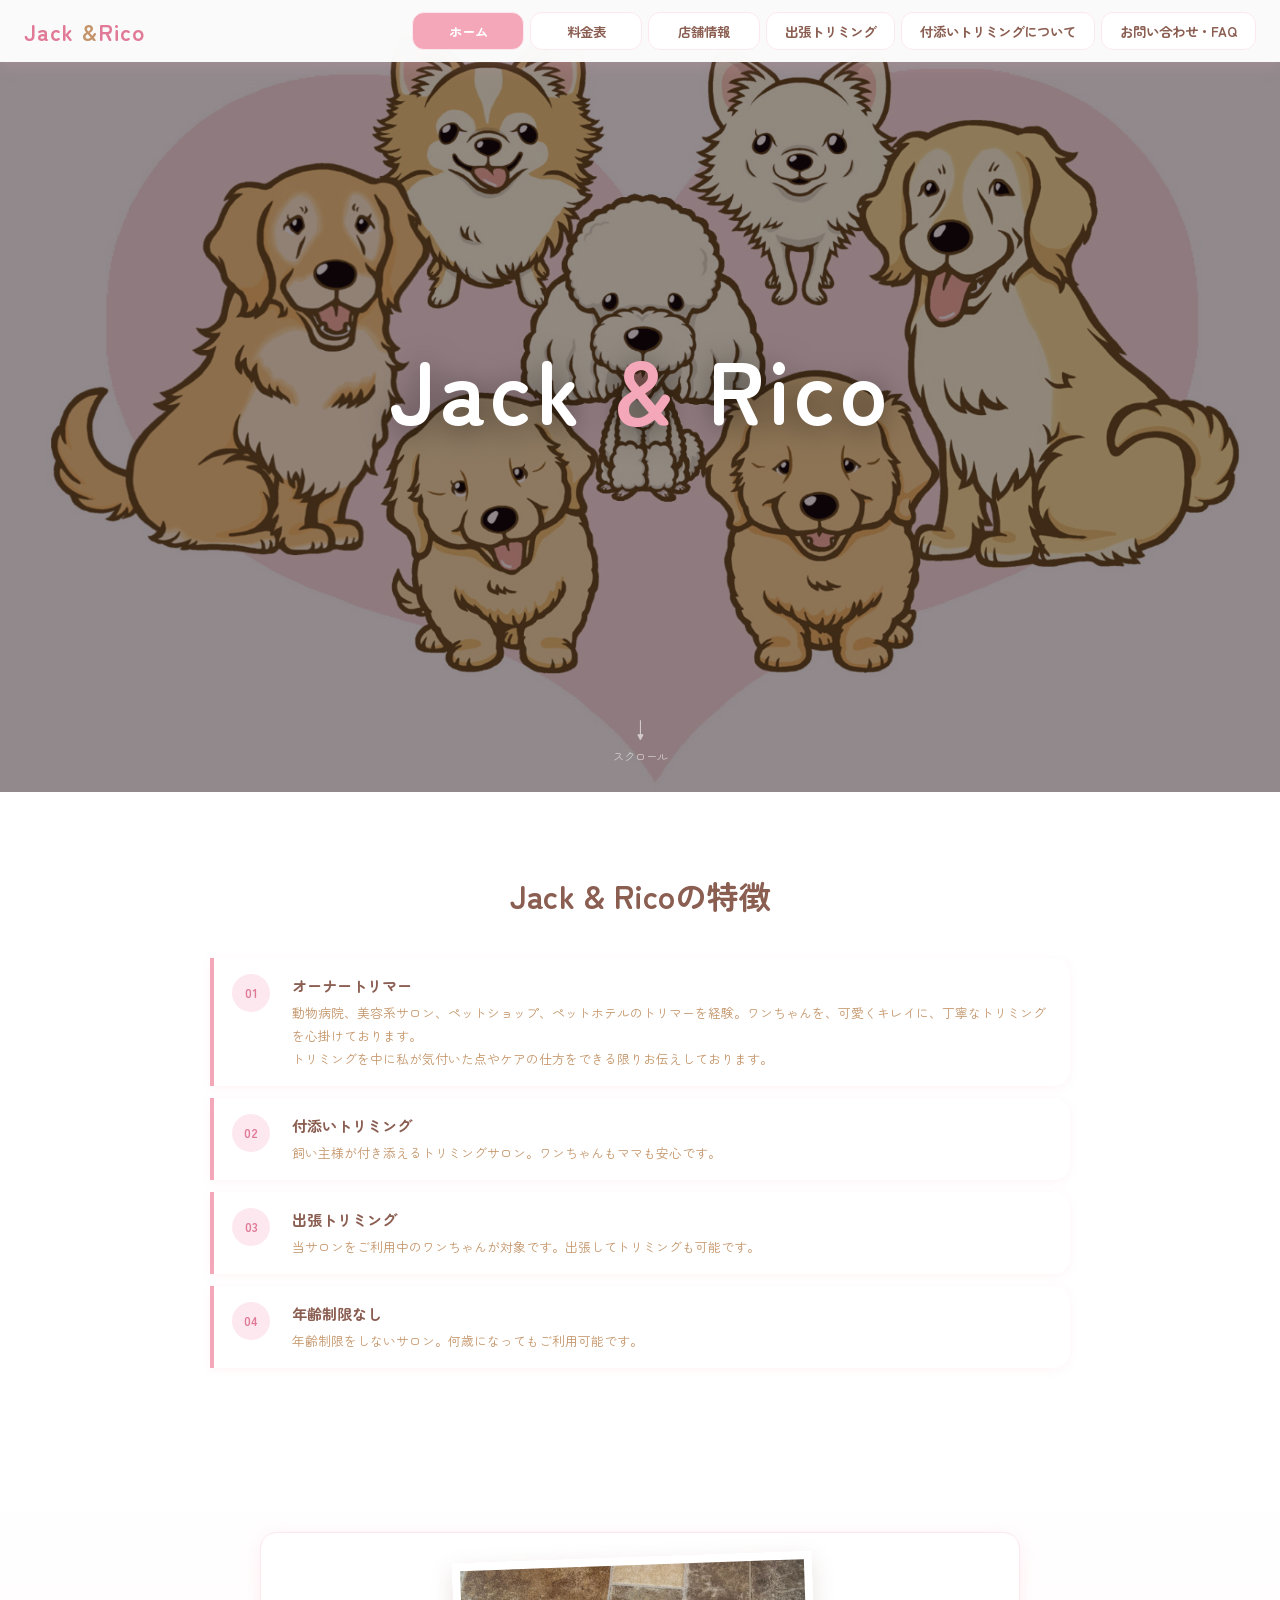
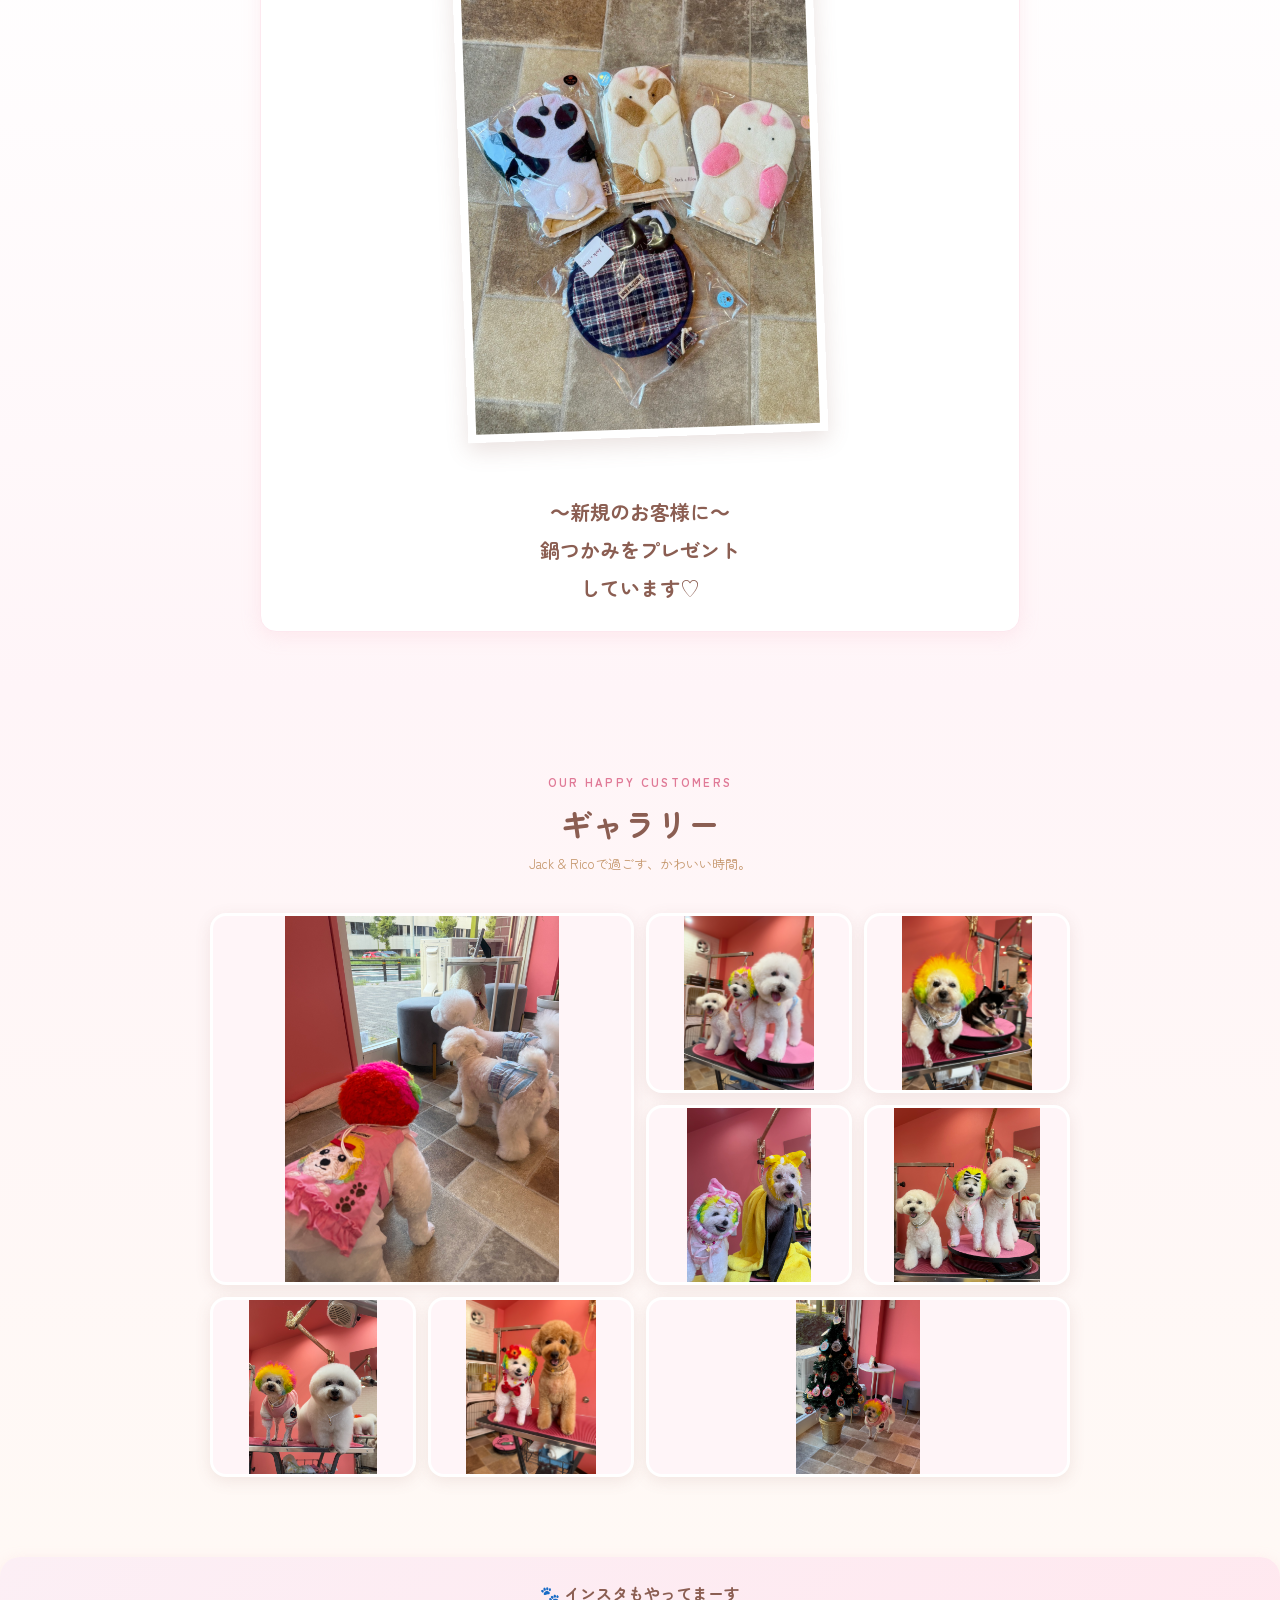
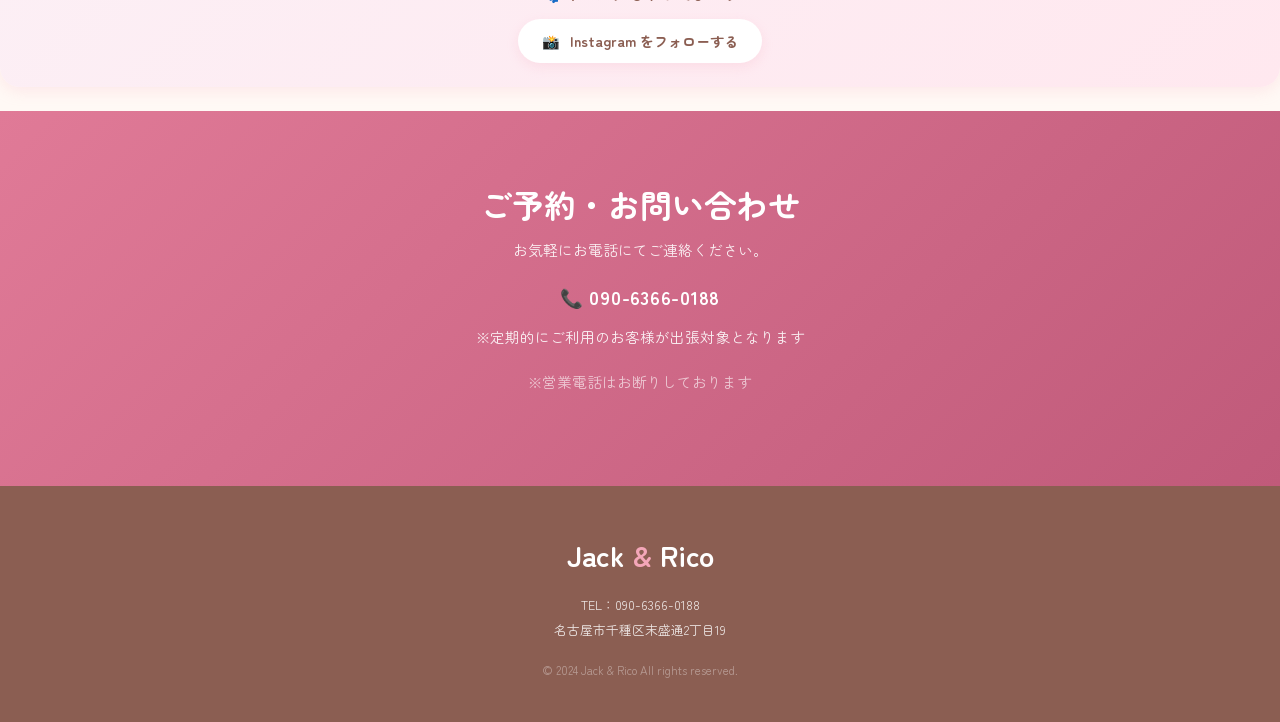
<file: index.html>
<!DOCTYPE html>
<html lang="ja">
<head>
  <meta charset="UTF-8">
  <meta name="viewport" content="width=device-width, initial-scale=1.0">
  <title>Jack & Rico | トリミング </title>
   
      <link rel="icon" type="image/png" href="favicon.png" sizes="48x48">
  <meta name="description" content=" Jack & Rico。定期的にご利用のお客様が対象の出張トリミングサービス。名古屋市内・市外対応。">
  <link rel="stylesheet" href="css/main.css">
  <link rel="canonical" href="https://jack-and-rico.com/">
  <link href="https://fonts.googleapis.com/css2?family=Noto+Sans+JP:wght@300;400;500;700&family=Zen+Maru+Gothic:wght@400;500;700&family=Yomogi&family=Caveat:wght@600&display=swap" rel="stylesheet">
</head>
<body>

  <!-- ナビゲーション -->
  <nav class="navbar" id="navbar">
    <a href="index.html" class="nav-logo">Jack <span class="amp">&amp;</span>Rico</a>
    <ul class="nav-links" id="navLinks">
      <li><a href="index.html" class="nav-link active">ホーム</a></li>
      <li><a href="menu.html" class="nav-link">料金表</a></li>
      <li><a href="info.html" class="nav-link ">店舗情報</a></li>
      <li><a href="travel.html" class="nav-link">出張トリミング</a></li>
      <li><a href="trimming.html" class="nav-link">付添いトリミングについて</a></li>
       <li><a href="option.html" class="nav-link">お問い合わせ・FAQ</a></li>
    </ul>

    <button class="hamburger" id="hamburger" aria-label="ナビゲーションメニューを開く" aria-expanded="false" aria-controls="mobileMenu">
      <span class="ham-line"></span><span class="ham-line"></span><span class="ham-line"></span>
    </button>
  </nav>

  <!-- モバイルメニュー -->
  <div class="mobile-menu" id="mobileMenu" aria-hidden="true">
    <ul>
      <li><a href="index.html" class="mobile-link">🏠 ホーム</a></li>
      <li><a href="menu.html" class="mobile-link">🐾 料金表</a></li>
      <li><a href="info.html" class="mobile-link">📍 店舗情報</a></li>
       <li><a href="travel.html" class="mobile-link">🚗 出張トリミング</a></li>
      <li><a href="trimming.html" class="mobile-link">付添いトリミングについて</a></li>
      <li><a href="option.html" class="mobile-link active">💌 お問い合わせ・FAQ</a></li>
    </ul>
  </div>






  <!-- ヒーローセクション -->
  <section class="hero" id="home" aria-label="メインビジュアル">
    <div class="hero-kanban-wrap" aria-hidden="true">
      <img src="kanban1.jpg" alt="" class="hero-kanban">
    </div>
    <div class="hero-overlay">
      <div class="hero-content">
       
        <h1 class="hero-title">Jack <span class="hero-amp">&amp;</span> Rico</h1>
     
        
      </div>
    </div>
    <div class="scroll-hint" aria-hidden="true">
      <span class="scroll-arrow">↓</span>
      <span class="scroll-label">スクロール</span>
    </div>
  </section>


  <!-- 特徴セクション -->
  <section class="features" aria-labelledby="features-heading">
    <div class="container">
      <div class="section-header">
        
        <h2 class="section-title" id="features-heading">Jack &amp; Ricoの特徴</h2>
      </div>
      <div class="feature-list">
        <article class="info-feature-card">
          <span class="info-feature-number">01</span>
          <div><h3>オーナートリマー</h3><p>動物病院、美容系サロン、ペットショップ、ペットホテルのトリマーを経験。ワンちゃんを、可愛くキレイに、丁寧なトリミングを心掛けております。<br>トリミングを中に私が気付いた点やケアの仕方をできる限りお伝えしております。</p></div>
        </article>
        <article class="info-feature-card">
          <span class="info-feature-number">02</span>
          <div><h3>付添いトリミング</h3><p>飼い主様が付き添えるトリミングサロン。ワンちゃんもママも安心です。</p></div>
        </article>
        <article class="info-feature-card">
          <span class="info-feature-number">03</span>
          <div><h3>出張トリミング</h3><p>当サロンをご利用中のワンちゃんが対象です。出張してトリミングも可能です。</p></div>
        </article>
        <article class="info-feature-card">
          <span class="info-feature-number">04</span>
          <div><h3>年齢制限なし</h3><p>年齢制限をしないサロン。何歳になってもご利用可能です。</p></div>
        </article>
      </div>
    </div>
  </section>
  <section class="gift-section" aria-label="新規のお客様へのプレゼント">
    <div class="container">
      <div class="gift-product fade-in">
        <img class="gift-product-image" src="shop.jpeg" alt="新規の方にお渡しする鍋つかみ" loading="lazy">
        <p class="gift-product-text">～新規のお客様に～<br>鍋つかみをプレゼント<br>しています♡</p>
      </div>
    </div>
  </section>
  <!-- ギャラリー -->
  <section class="gallery-section" id="gallery" aria-labelledby="gallery-heading">
    <div class="container">
      <div class="section-header">
        <span class="eyebrow">OUR HAPPY CUSTOMERS</span>
        <h2 class="section-title" id="gallery-heading">ギャラリー</h2>
        <p class="section-sub">Jack &amp; Ricoで過ごす、かわいい時間。</p>
      </div>
      <div class="gallery-grid">
        <button class="gallery-item gallery-item--large" type="button" data-image-modal="dog1.jpeg" data-image-alt="店内で過ごすワンちゃん">
          <img src="dog1.jpeg" alt="店内で過ごすワンちゃん" loading="lazy">
        </button>
        <button class="gallery-item" type="button" data-image-modal="dog2.jpeg" data-image-alt="トリミング後のワンちゃんたち">
          <img src="dog2.jpeg" alt="トリミング後のワンちゃんたち" loading="lazy">
        </button>
        <button class="gallery-item" type="button" data-image-modal="dog3.jpeg" data-image-alt="カラフルなスタイルのワンちゃん">
          <img src="dog3.jpeg" alt="カラフルなスタイルのワンちゃん" loading="lazy">
        </button>
        <button class="gallery-item" type="button" data-image-modal="dog4.jpeg" data-image-alt="仲良く並ぶワンちゃんたち">
          <img src="dog4.jpeg" alt="仲良く並ぶワンちゃんたち" loading="lazy">
        </button>
        <button class="gallery-item" type="button" data-image-modal="dog5.jpeg" data-image-alt="トリミング台のワンちゃんたち">
          <img src="dog5.jpeg" alt="トリミング台のワンちゃんたち" loading="lazy">
        </button>
        <button class="gallery-item" type="button" data-image-modal="dog6.jpeg" data-image-alt="店内でくつろぐワンちゃん">
          <img src="dog6.jpeg" alt="店内でくつろぐワンちゃん" loading="lazy">
        </button>
         <button class="gallery-item" type="button" data-image-modal="dog8.jpeg" data-image-alt="仲良く並ぶトリミング後のワンちゃんたち">
          <img src="dog8.jpeg" alt="仲良く並ぶトリミング後のワンちゃんたち" loading="lazy">
        </button>
        <button class="gallery-item gallery-item--wide" type="button" data-image-modal="dog7.jpeg" data-image-alt="トリミングを楽しむワンちゃん">
          <img src="dog7.jpeg" alt="トリミングを楽しむワンちゃん" loading="lazy">
        </button>
       
       
      </div>
    </div>
  </section>
   <div class="sns-card">
      <h3>🐾 インスタもやってまーす</h3>
      <a href="https://www.instagram.com/jackandrico/" target="_blank" rel="noopener noreferrer" class="sns-link" aria-label="Instagramを新しいタブで開く">
        <span aria-hidden="true">📸</span> Instagram をフォローする
      </a>
    </div>

  <!-- CTA -->
  <section class="cta-section" aria-labelledby="cta-heading">
    <div class="container">
      <h2 id="cta-heading">ご予約・お問い合わせ</h2>
      <p>お気軽にお電話にてご連絡ください。</p>
    <div class="cta-contacts">
        <a href="tel:090-6366-0188" class="cta-phone" aria-label="電話番号：090-6366-0188">📞 090-6366-0188</a>
      </div>
      <p class="cta-note">※定期的にご利用のお客様が出張対象となります</p>
      <p class="footer-phone-note">※営業電話はお断りしております</p>
    </div>
  </section>

  <!-- フッター -->
  <footer class="footer" role="contentinfo">
    <div class="footer-logo">Jack <span class="footer-amp">&amp;</span> Rico</div>

    <p>TEL：090-6366-0188</p>
    <p>名古屋市千種区末盛通2丁目19</p>
    <p class="footer-copy">© 2024 Jack &amp; Rico All rights reserved.</p>
  </footer>

  <!-- ボトムナビ（モバイル） -->
  <nav class="bottom-nav" aria-label="モバイルナビゲーション">
    <ul>
      <li><a href="index.html" class="bnav-link active"><span class="bnav-icon" aria-hidden="true">🏠</span><span>ホーム</span></a></li>
      <li><a href="menu.html" class="bnav-link"><span class="bnav-icon" aria-hidden="true">🐾</span><span>メニュー</span></a></li>
      <li><a href="info.html" class="bnav-link"><span class="bnav-icon" aria-hidden="true">📍</span><span>店舗情報</span></a></li>
      <li><a href="tel:090-6366-0188" class="bnav-link" aria-label="電話をかける"><span class="bnav-icon" aria-hidden="true">📞</span><span>電話</span></a></li>
    </ul>
  </nav>

  <script src="js/main.js"></script>
</body>
</html>
</file>
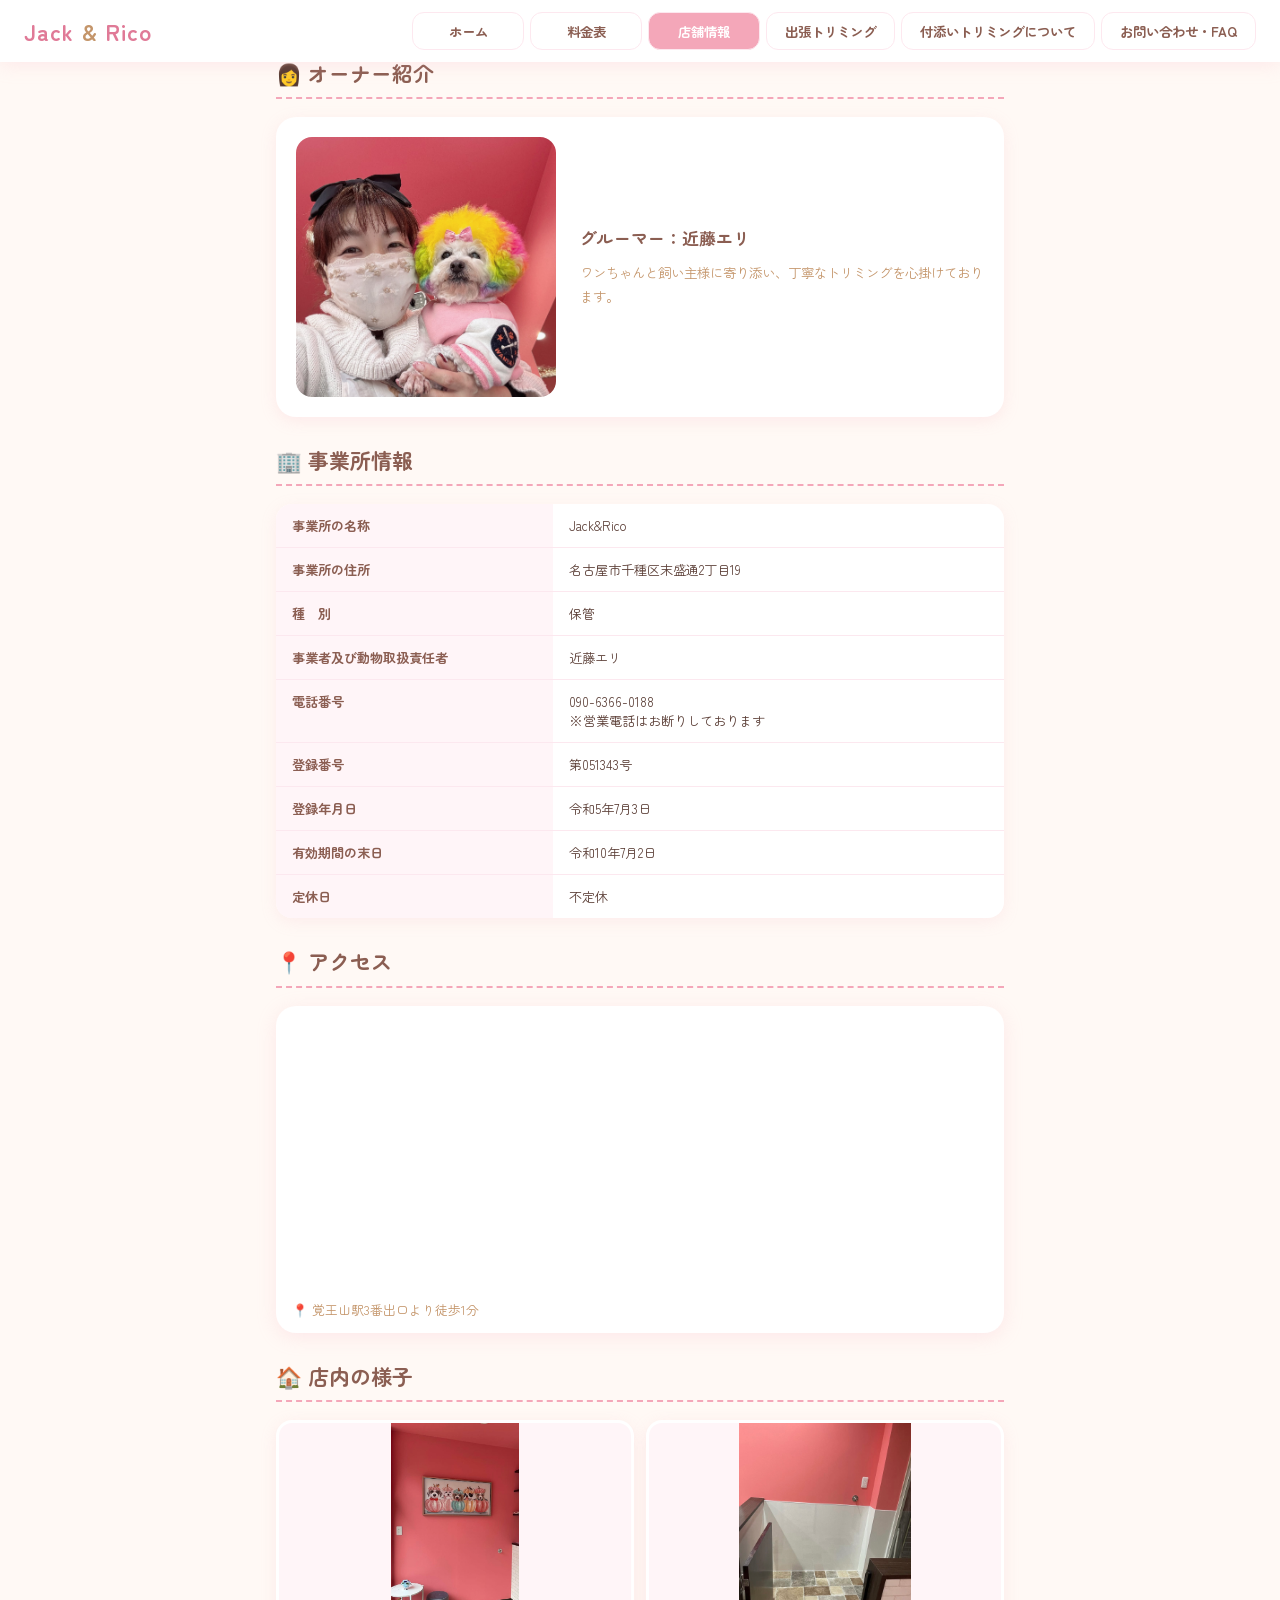
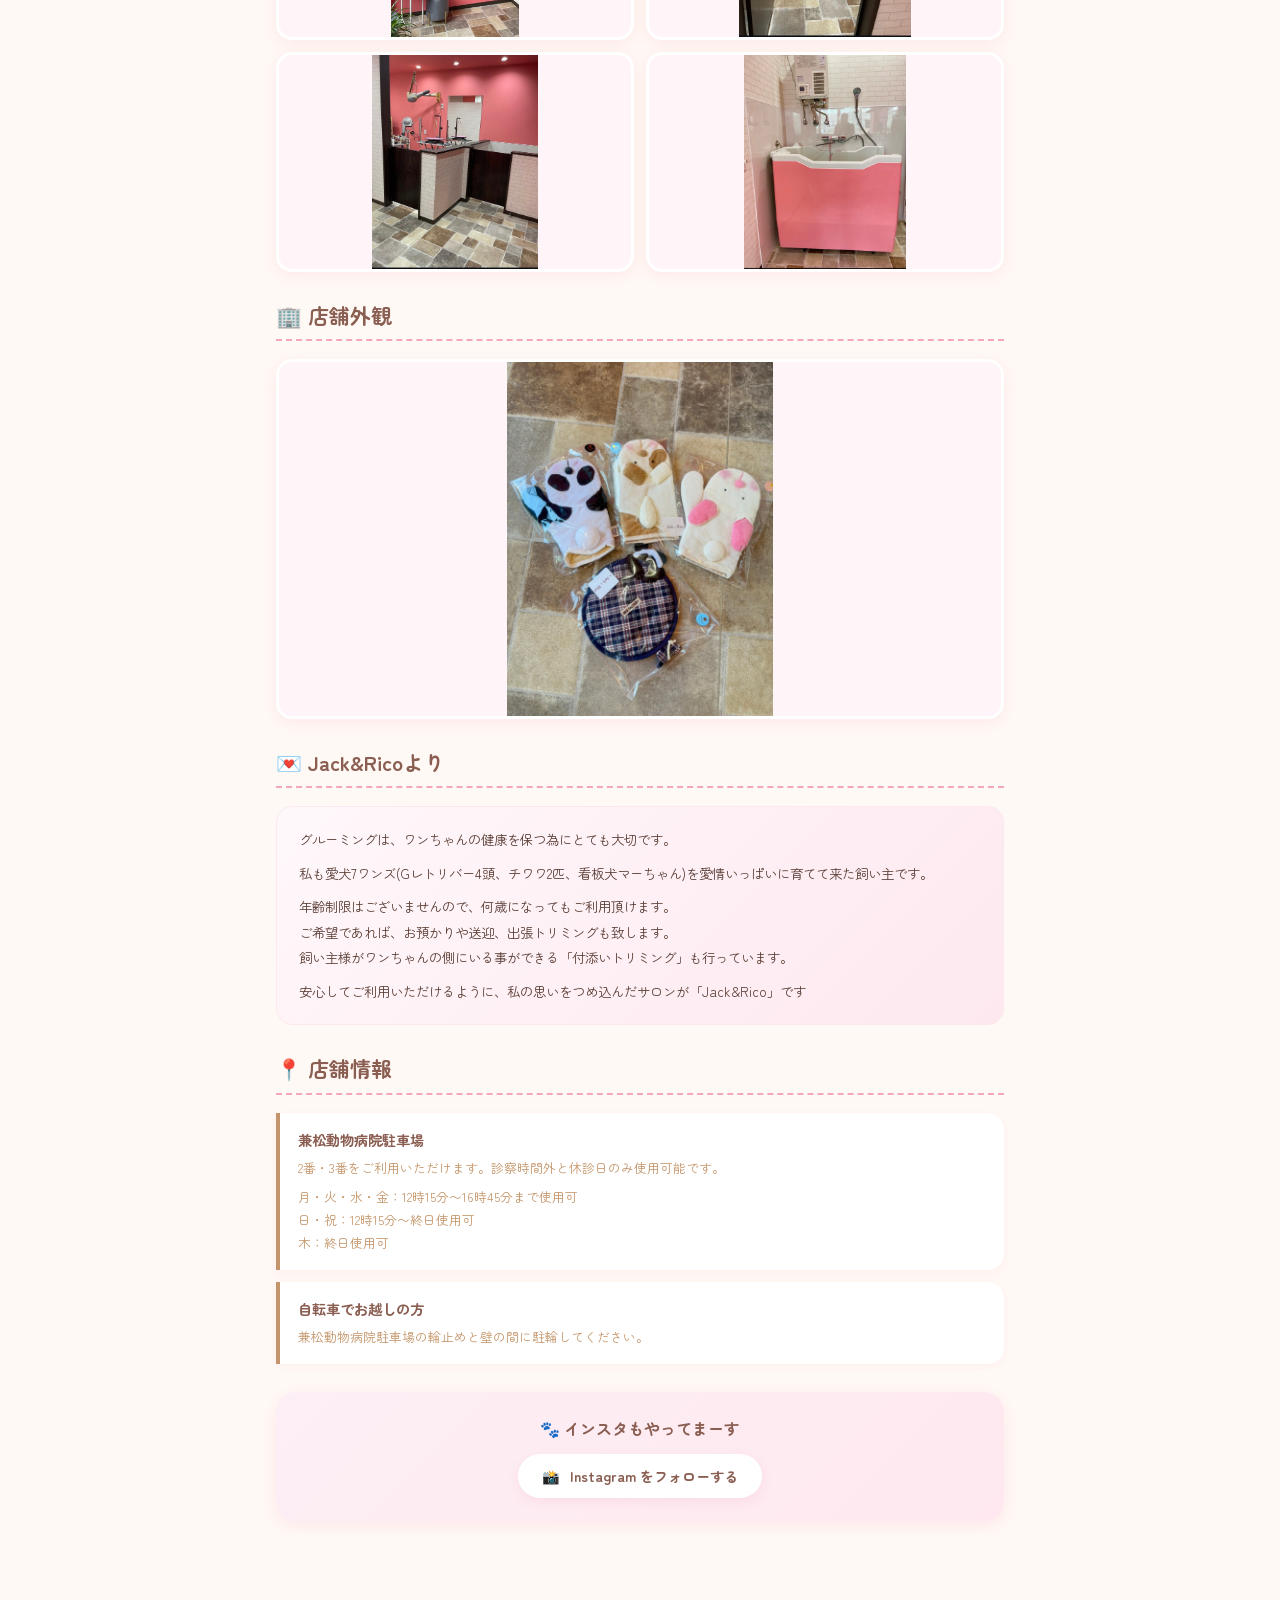
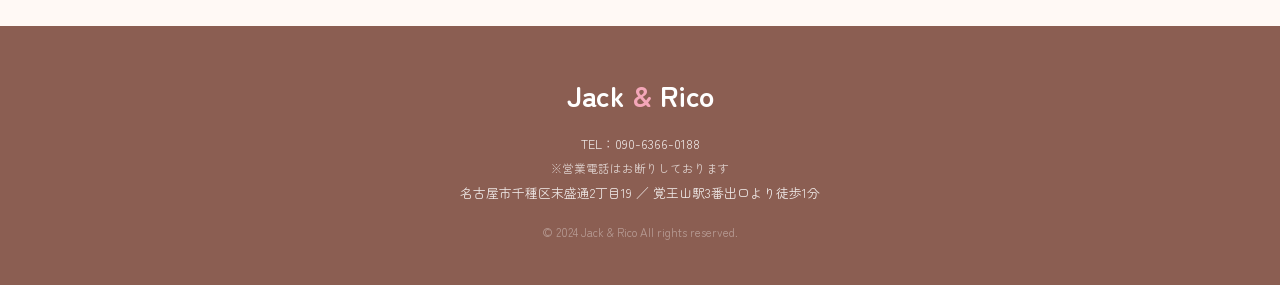
<file: info.html>
<!DOCTYPE html>
<html lang="ja">
<head>
  <meta charset="UTF-8">
  <meta name="viewport" content="width=device-width, initial-scale=1.0">

  <title>店舗情報 | Jack &amp; Rico</title>
      <link rel="icon" type="image/png" href="favicon.png" sizes="48x48">
  <link rel="stylesheet" href="css/main.css">
  <link href="https://fonts.googleapis.com/css2?family=Noto+Sans+JP:wght@300;400;500;700&family=Zen+Maru+Gothic:wght@400;500;700&family=Yomogi&family=Caveat:wght@600&display=swap" rel="stylesheet">
</head>
<body>

 <nav class="navbar" id="navbar">
    <a href="index.html" class="nav-logo">Jack <span class="amp">&amp;</span> Rico</a>
    <ul class="nav-links" id="navLinks">
      <li><a href="index.html" class="nav-link">ホーム</a></li>
      <li><a href="menu.html" class="nav-link">料金表</a></li>
      <li><a href="info.html" class="nav-link active">店舗情報</a></li>
      <li><a href="travel.html" class="nav-link">出張トリミング</a></li>
      <li><a href="trimming.html" class="nav-link">付添いトリミングについて</a></li>
       <li><a href="option.html" class="nav-link">お問い合わせ・FAQ</a></li>
    </ul>

    <button class="hamburger" id="hamburger" aria-label="ナビゲーションメニューを開く" aria-expanded="false" aria-controls="mobileMenu">
      <span class="ham-line"></span><span class="ham-line"></span><span class="ham-line"></span>
    </button>
  </nav>

  <div class="mobile-menu" id="mobileMenu" aria-hidden="true">
    <ul>
      <li><a href="index.html" class="mobile-link">🏠 ホーム</a></li>
      <li><a href="menu.html" class="mobile-link">🐾 料金表</a></li>
      <li><a href="info.html" class="mobile-link">📍 店舗情報</a></li>
      <li><a href="travel.html" class="mobile-link">🚗 出張トリミング</a></li>
      <li><a href="trimming.html" class="mobile-link">付添いトリミングについて</a></li>
      <li><a href="option.html" class="mobile-link">💌 お問い合わせ・FAQ</a></li>
    </ul>
  </div>


  

  <div class="info-content">


    <!-- 電話問い合わせのみ表示 -->

    <div class="info-section-title">👩 オーナー紹介</div>
    <div class="owner-profile">
      <img src="IMG_4663.jpeg" alt="オーナートリマーと愛犬" class="owner-image">
      <div class="owner-copy">
        <h3>グルーマー：近藤エリ</h3>
        <p>ワンちゃんと飼い主様に寄り添い、丁寧なトリミングを心掛けております。</p>
      </div>
    </div>
<div class="info-section-title">🏢 事業所情報</div>
    <table class="shop-info-table" aria-label="事業所情報">
      <tbody>
        <tr><td>事業所の名称</td><td>Jack&amp;Rico</td></tr>
        <tr><td>事業所の住所</td><td>名古屋市千種区末盛通2丁目19</td></tr>
        <tr><td>種　別</td><td>保管</td></tr>
        <tr><td>事業者及び動物取扱責任者</td><td>近藤エリ</td></tr>
        <tr><td>電話番号</td><td>090-6366-0188<br>※営業電話はお断りしております</td></tr>
        <tr><td>登録番号</td><td>第051343号</td></tr>
        <tr><td>登録年月日</td><td>令和5年7月3日</td></tr>
        <tr><td>有効期間の末日</td><td>令和10年7月2日</td></tr>
        <tr><td>定休日</td><td>不定休</td></tr>
      </tbody>
    </table>
    <div class="info-section-title">📍 アクセス</div>
    <div class="map-area">
      <iframe src="https://www.google.com/maps/embed?pb=!1m18!1m12!1m3!1d3261.617251675813!2d136.95331787494223!3d35.166165172757964!2m3!1f0!2f0!3f0!3m2!1i1024!2i768!4f13.1!3m3!1m2!1s0x600371e0f73ffdd7%3A0xec4cf7f9ba1b5a2a!2z77yq772B772D772L77yG77yy772J772D772P77yI44OI44Oq44Of44Oz44Kw44K144Ot44Oz77yJ!5e0!3m2!1sja!2sus!4v1789048320267!5m2!1sja!2sus" title="Jack &amp; Ricoへのアクセス地図" allowfullscreen="" referrerpolicy="strict-origin-when-cross-origin"></iframe>
      <div class="map-caption">📍 覚王山駅3番出口より徒歩1分</div>
    </div>

    <div class="store-gallery" aria-label="店舗の写真">
      <div class="info-section-title">🏠 店内の様子</div>
      <div class="store-gallery-grid store-gallery-grid--interior">
        <button class="store-gallery-item" type="button" data-image-modal="room1.jpeg" data-image-alt="Jack &amp; Rico店内の様子1">
          <img src="room1.jpeg" alt="Jack &amp; Rico店内の様子1" loading="lazy">
        </button>
        <button class="store-gallery-item" type="button" data-image-modal="room2.jpeg" data-image-alt="Jack &amp; Rico店内の様子2">
          <img src="room2.jpeg" alt="Jack &amp; Rico店内の様子2" loading="lazy">
        </button>
        <button class="store-gallery-item" type="button" data-image-modal="room3.jpeg" data-image-alt="Jack &amp; Rico店内の様子3">
          <img src="room3.jpeg" alt="Jack &amp; Rico店内の様子3" loading="lazy">
        </button>
        <button class="store-gallery-item" type="button" data-image-modal="room4.jpeg" data-image-alt="Jack &amp; Rico店内の様子4">
          <img src="room4.jpeg" alt="Jack &amp; Rico店内の様子4" loading="lazy">
        </button>
      </div>

      <div class="info-section-title">🏢 店舗外観</div>
      <button class="store-gallery-item store-gallery-item--shop" type="button" data-image-modal="shop.jpeg" data-image-alt="Jack &amp; Rico店舗外観">
        <img src="shop.jpeg" alt="Jack &amp; Rico店舗外観" loading="lazy">
      </button>
    </div>

    

    <div class="info-section-title">💌 Jack&amp;Ricoより</div>
    <div class="owner-message">
      <p>グルーミングは、ワンちゃんの健康を保つ為にとても大切です。</p>
      <p>私も愛犬7ワンズ(Gレトリバー4頭、チワワ2匹、看板犬マーちゃん)を愛情いっぱいに育てて来た飼い主です。</p>
  
      <p>年齢制限はございませんので、何歳になってもご利用頂けます。<br>ご希望であれば、お預かりや送迎、出張トリミングも致します。<br>飼い主様がワンちゃんの側にいる事ができる「付添いトリミング」も行っています。</p>
      <p>安心してご利用いただけるように、私の思いをつめ込んだサロンが「Jack&Rico」です</p>
    </div>

    <div class="info-section-title">📍 店舗情報</div>
    <div class="location-notes">
      <div class="location-note">
        <h3>兼松動物病院駐車場</h3>
        <p>2番・3番をご利用いただけます。診察時間外と休診日のみ使用可能です。</p>
        <ul>
          <li>月・火・水・金：12時15分〜16時45分まで使用可</li>
          <li>日・祝：12時15分〜終日使用可</li>
          <li>木：終日使用可</li>
        </ul>
      </div>
      <div class="location-note">
        <h3>自転車でお越しの方</h3>
        <p>兼松動物病院駐車場の輪止めと壁の間に駐輪してください。</p>
      </div>
    </div>

    

    

    <div class="sns-card">
      <h3>🐾 インスタもやってまーす</h3>
      <a href="https://www.instagram.com/jackandrico/" target="_blank" rel="noopener noreferrer" class="sns-link" aria-label="Instagramを新しいタブで開く">
        <span aria-hidden="true">📸</span> Instagram をフォローする
      </a>
    </div>

 

  </div>

  <footer class="footer" role="contentinfo">
    <div class="footer-logo">Jack <span class="footer-amp">&amp;</span> Rico</div>
   
    <p>TEL：090-6366-0188</p>
        <p class="footer-phone-note">※営業電話はお断りしております</p>
    <p>名古屋市千種区末盛通2丁目19 ／ 覚王山駅3番出口より徒歩1分</p>
    <p class="footer-copy">© 2024 Jack &amp; Rico All rights reserved.</p>
  </footer>

  <nav class="bottom-nav" aria-label="モバイルナビゲーション">
    <ul>
      <li><a href="index.html" class="bnav-link"><span class="bnav-icon" aria-hidden="true">🏠</span><span>ホーム</span></a></li>
      <li><a href="menu.html" class="bnav-link"><span class="bnav-icon" aria-hidden="true">🐾</span><span>メニュー</span></a></li>
      <li><a href="info.html" class="bnav-link active"><span class="bnav-icon" aria-hidden="true">📍</span><span>店舗情報</span></a></li>
      <li><a href="tel:090-6366-0188" class="bnav-link" aria-label="電話をかける"><span class="bnav-icon" aria-hidden="true">📞</span><span>電話</span></a></li>
    </ul>
  </nav>

  <script src="js/main.js"></script>
</body>
</html>
</file>
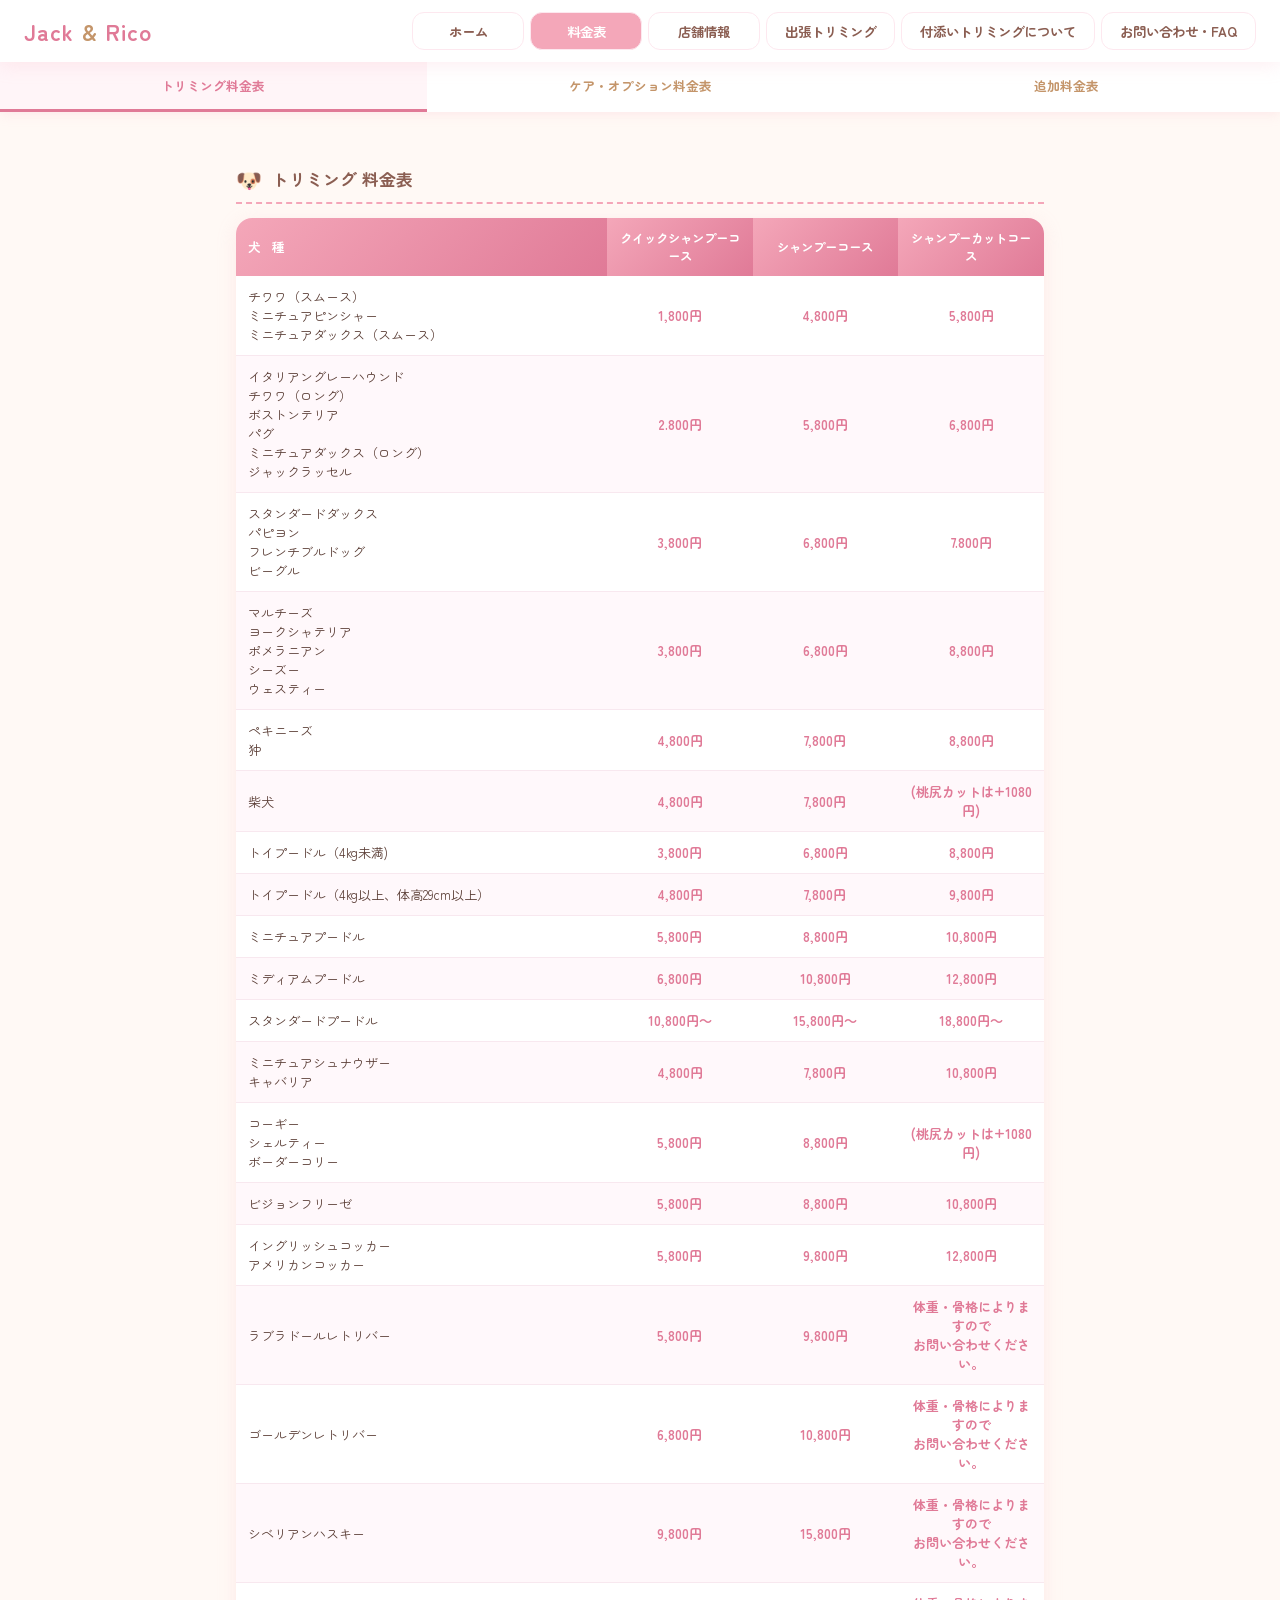
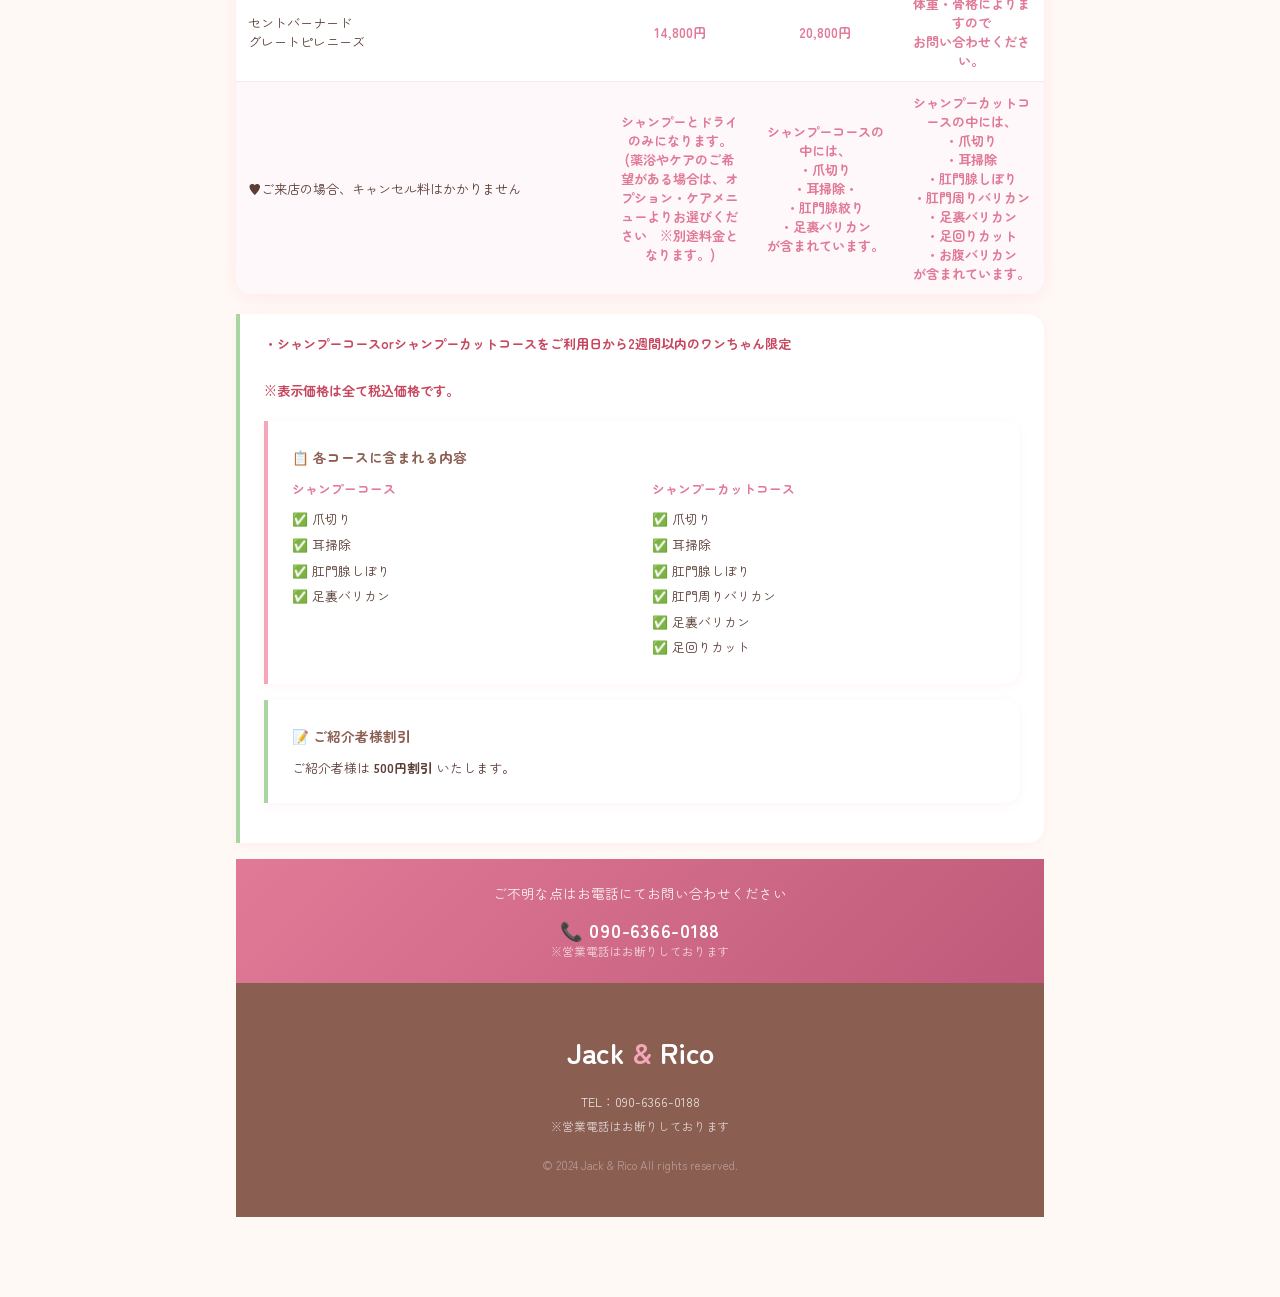
<file: menu.html>
<!DOCTYPE html>
<html lang="ja">
<head>
  <meta charset="UTF-8">

  <meta name="viewport" content="width=device-width, initial-scale=1.0">
  <title>メニュー・料金 | Jack &amp; Rico</title>

      <link rel="icon" type="image/png" href="favicon.png" sizes="48x48">
  <meta name="description" content="Jack & Rico のトリミングメニューと料金表。プチトリミング・シャンプーコース・大型犬対応。">
  <link rel="stylesheet" href="css/main.css">
  <link href="https://fonts.googleapis.com/css2?family=Noto+Sans+JP:wght@300;400;500;700&family=Zen+Maru+Gothic:wght@400;500;700&family=Yomogi&display=swap" rel="stylesheet">
</head>
<body>


  <nav class="navbar" id="navbar">
  <a href="menu.html" class="nav-logo">Jack <span class="amp">&amp;</span> Rico</a>
    <ul class="nav-links" id="navLinks">
      <li><a href="index.html" class="nav-link">ホーム</a></li>
      <li><a href="menu.html" class="nav-link active">料金表</a></li>
      <li><a href="info.html" class="nav-link">店舗情報</a></li>
      <li><a href="travel.html" class="nav-link">出張トリミング</a></li>
      <li><a href="trimming.html" class="nav-link">付添いトリミングについて</a></li>
       <li><a href="option.html" class="nav-link">お問い合わせ・FAQ</a></li>
    </ul>
  
    <button class="hamburger" id="hamburger" aria-label="ナビゲーションメニューを開く" aria-expanded="false" aria-controls="mobileMenu">
      <span class="ham-line"></span><span class="ham-line"></span><span class="ham-line"></span>
    </button>
  </nav>

  <div class="mobile-menu" id="mobileMenu" aria-hidden="true">
    <ul>
      <li><a href="index.html" class="mobile-link">🏠 ホーム</a></li>
      <li><a href="menu.html" class="mobile-link">🐾 料金表</a></li>
      <li><a href="info.html" class="mobile-link">📍 店舗情報</a></li>
      <li><a href="travel.html" class="mobile-link">🚗 出張トリミング</a></li>
      <li><a href="trimming.html" class="mobile-link">付添いトリミングについて</a></li>
      <li><a href="option.html" class="mobile-link">💌 お問い合わせ・FAQ</a></li>
    </ul>
  </div>





  <div class="tab-bar" id="tabBar" role="tablist" aria-label="料金表タブ">
    <button class="tab-btn active" role="tab" aria-selected="true" aria-controls="tab-petit" id="btn-petit" onclick="showTab('petit',this)">トリミング料金表</button>
    <button class="tab-btn" role="tab" aria-selected="false" aria-controls="tab-care" id="btn-care" onclick="showTab('care',this)">ケア・オプション料金表</button>
    <button class="tab-btn" role="tab" aria-selected="false" aria-controls="tab-large" id="btn-large" onclick="showTab('large',this)">追加料金表</button>
  </div>

  <div class="menu-content">

    <!-- トリミング料金表 -->
    <div id="tab-petit" class="tab-panel active" role="tabpanel" aria-labelledby="btn-petit">

      
      <div class="menu-section-title"><span class="icon" aria-hidden="true">🐶</span> トリミング 料金表</div>
      <table class="price-table" aria-label="プチトリミング料金表">
        <thead><tr><th scope="col">犬　種</th><th scope="col">クイックシャンプーコース</th><th scope="col">シャンプーコース</th><th scope="col">シャンプーカットコース</th></tr></thead>
        <tbody>
          <tr><td>チワワ（スムース）<br>ミニチュアピンシャー<br>ミニチュアダックス（スムース）</td><td>1,800円</td></td><td>4,800円</td><td>5,800円</td></tr>
          <tr><td>イタリアングレーハウンド<br>チワワ（ロング）<br>ボストンテリア<br>パグ<br>ミニチュアダックス（ロング）<br>ジャックラッセル</td><td>2.800円</td><td>5,800円</td><td>6,800円</td></tr>
          <tr><td>スタンダードダックス<br>パピヨン<br>フレンチブルドッグ<br>ビーグル</td><td>3,800円</td><td>6,800円</td><td>7.800円</td></tr>
          <tr><td>マルチーズ<br>ヨークシャテリア<br>ポメラニアン<br>シーズー<br>ウェスティー</td><td>3,800円</td><td>6,800円</td><td>8,800円</td></tr>
          <tr><td>ペキニーズ<br>狆</td><td>4,800円</td><td>7,800円</td><td>8,800円</td></tr>
        <tr><td>柴犬</td><td>4,800円</td><td>7,800円</td><td>(桃尻カットは+1080円)</td></tr>
          <tr><td>トイプードル（4kg未満)</td><td>3,800円</td><td>6,800円</td><td>8,800円</td></tr>
          <tr><td>トイプードル（4kg以上、体高29cm以上）</td><td>4,800円</td><td>7,800円</td><td>9,800円</td></tr>
        <tr><td>ミニチュアプードル</td><td>5,800円</td><td>8,800円</td><td>10,800円</td></tr>
        <tr><td>ミディアムプードル</td><td>6,800円</td><td>10,800円</td><td>12,800円</td></tr>
        <tr><td>スタンダードプードル</td><td>10,800円～</td><td>15,800円～</td><td>18,800円～</td></tr>
          <tr><td>ミニチュアシュナウザー<br>キャバリア</td><td>4,800円</td><td>7,800円</td><td>10,800円</td></tr>
         <tr><td>コーギー<br>シェルティー<br>ボーダーコリー</td><td>5,800円</td><td>8,800円</td><td>(桃尻カットは+1080円)</td></tr>
          <tr><td>ビジョンフリーゼ</td><td>5,800円</td><td>8,800円</td><td>10,800円</td></tr>
          <tr><td>イングリッシュコッカー<br>アメリカンコッカー</td><td>5,800円</td><td>9,800円</td><td>12,800円</td></tr>
          <tr><td>ラブラドールレトリバー</td><td>5,800円</td><td>9,800円</td><td>体重・骨格によりますので<br>お問い合わせください。</td></tr>
           <tr><td>ゴールデンレトリバー</td><td>6,800円</td><td>10,800円</td><td>体重・骨格によりますので<br>お問い合わせください。</td></tr>
           <tr><td>シベリアンハスキー</td><td>9,800円</td><td>15,800円</td><td>体重・骨格によりますので<br>お問い合わせください。</td></tr>
           <tr><td>セントバーナード<br>グレートピレニーズ</td><td>14,800円</td><td>20,800円</td><td>体重・骨格によりますので<br>お問い合わせください。</td></tr>
         <tr><td>♥ご来店の場合、キャンセル料はかかりません</td><td>シャンプーとドライのみになります。<br>(薬浴やケアのご希望がある場合は、オプション・ケアメニューよりお選びください　※別途料金となります。)</td><td>シャンプーコースの中には、<br>・爪切り<br>・耳掃除・<br>・肛門腺絞り<br>・足裏バリカン<br>が含まれています。</td><td>シャンプーカットコースの中には、<br>・爪切り<br>・耳掃除<br>・肛門腺しぼり<br>
         ・肛門周りバリカン<br>・足裏バリカン<br>・足回りカット<br>・お腹バリカン<br>が含まれています。</td></tr>
        </tbody>
      </table>
      
          <div class="note-card green-note"><p class="travel-fee-note">・シャンプーコースorシャンプーカットコースをご利用日から2週間以内のワンちゃん限定<br><br>※表示価格は全て税込価格です。
       <div class="note-card">
        <h4>📋 各コースに含まれる内容</h4>
        <div class="course-includes">
          <div><strong class="course-label">シャンプーコース</strong><ul><li>✅ 爪切り</li><li>✅ 耳掃除</li><li>✅ 肛門腺しぼり</li><li>✅ 足裏バリカン</li></ul></div>
          <div><strong class="course-label">シャンプーカットコース</strong><ul><li>✅ 爪切り</li><li>✅ 耳掃除</li><li>✅ 肛門腺しぼり</li><li>✅ 肛門周りバリカン</li><li>✅ 足裏バリカン</li><li>✅ 足回りカット</li></ul></div>
        </div>
      </div>
      <div class="note-card green-note">
        <h4>📝 ご紹介者様割引</h4>
        ご紹介者様は <strong>500円割引</strong> いたします。
      </div>

    </div>

    <!-- ケア・オプション -->
    <div id="tab-care" class="tab-panel" role="tabpanel" aria-labelledby="btn-care">
      <div class="menu-section-title"><span class="icon" aria-hidden="true">✨</span>ケア・オプション料金表</div>
      
      <table class="care-table care-table--options" aria-label="オプション料金表">
        <tbody>
          <tr><td class="tbl-header">オプション料金表</td><td class="tbl-header">(税込価格)<br>オプション価格</td></tr>
          <tr><td>重炭酸浴・りんご酵素温浴</td><td class="price-col">各480円～</td></tr>
            <tr><td>ヒアルロンサン保湿</td><td class="price-col">480円～</td></tr>
          <tr><td>薬浴（薬用シャンプー・ご持参は半額）</td><td class="price-col">480円～</td></tr>
          <tr><td>皮膚に優しいシャンプー（ナチュラルシャンプー）</td><td class="price-col">480円～</td></tr>
          <tr><td>クレンジングシャンプー</td><td class="price-col">480円〜</td></tr>
          <tr><td>オイルクレンジング</td><td class="price-col">480円〜</td></tr>
          <tr><td>トリートメント</td><td class="price-col">280円～</td></tr>
          <tr><td>薬用ハーブパック</td><td class="price-col">2,800円〜</td></tr>
        </tbody>
      </table>
      <p class="tax-note tax-note--lead">※上記価格は、小型犬料金となります。<br>中型犬（小型犬料金より200円UP）<br>大型犬（小型犬料金より400円UP）</p>
      <table class="care-table care-table--care" aria-label="プチトリミングケア料金表">
        <tbody>
          <tr><td class="tbl-header care-header">ケア料金表（プチトリミング）</td><th class="care-size-header">小型犬</th><th class="care-size-header">中型犬</th></tr>
           <tr><td>肛門周りバリカン</td><td class="price-col">480円</td><td class="price-col">680円</td></tr>
          <tr><td>爪切り</td><td class="price-col">480円</td><td class="price-col">680円</td></tr>
          <tr><td>足裏バリカン</td><td class="price-col">480円</td><td class="price-col">680円</td></tr>
          <tr><td>お腹バリカン</td><td class="price-col">480円</td><td class="price-col">680円</td></tr>
          <tr><td>胸バリカン</td><td class="price-col">480円</td><td class="price-col">680円</td></tr>
          <tr><td>お尻バリカン</td><td class="price-col">480円</td><td class="price-col">680円</td></tr>
          <tr><td>耳掃除</td><td class="price-col">480円</td><td class="price-col">680円</td></tr>
          <tr><td>足回りカット</td><td class="price-col">480円</td><td class="price-col">680円</td></tr>
          <tr><td>しっぽカット</td><td class="price-col">480円</td><td class="price-col">680円</td></tr>
          <tr><td>四肢飾り毛カット</td><td class="price-col">480円</td><td class="price-col">680円</td></tr>
          <tr><td>耳洗浄</td><td class="price-col">480円</td><td class="price-col">680円</td></tr>
          <tr><td>耳毛抜き（耳毛処理）</td><td class="price-col">280円</td><td class="price-col">480円</td></tr>
          <tr><td>耳フチカット</td><td class="price-col">480円</td><td class="price-col">680円</td></tr>
          <tr><td>おひげカット(※短頭種不可)</td><td class="price-col">480円</td><td class="price-col">680円</td></tr>
          <tr><td>肛門腺しぼり</td><td class="price-col">480円</td><td class="price-col">680円</td></tr>
          <tr><td>目元カット</td><td class="price-col">480円</td><td class="price-col">680円</td></tr>
          <tr><td>目の上（目にかかる毛）カット</td><td class="price-col">480円</td><td class="price-col">680円</td></tr>
          <tr><td>口周りカット</td><td class="price-col">480円</td><td class="price-col">680円</td></tr>
          <tr><td>顎下カット</td><td class="price-col">480円</td><td class="price-col">680円</td></tr>
          <tr><td>桃尻カット</td><td class="price-col">480円</td><td class="price-col">1,080円</td></tr>
        </tbody>
      </table>
      <div class="note-card note-red"><h4>⚠️ ケア料金表の注意事項</h4>☆咬む・唸る・暴れる・嫌がる場合は、口輪やエリザベスカラーをつけさせていただきます。<br>
上記行為がある場合、飼い主様の保定により作業がスムーズに行えるようでしたら、
      別途料金はかかりませんが<strong>プラス料金980円(税込)～</strong> がかかります。<br>☆頭部や四肢カットはプチトリミング対象外です。</div>
  
    </div>

    <!-- 追加料金 -->
    <div id="tab-large" class="tab-panel" role="tabpanel" aria-labelledby="btn-large">
      <div class="menu-section-title"><span class="icon" aria-hidden="true">🌸</span> 追加料金表</div>
      <table class="surcharge-table" aria-label="追加料金表">
        <tbody>
          <tr><td class="surcharge-header" colspan="2">追加料金（通常より時間を要する場合）</td></tr>
          <tr><td>毛玉・もつれ処理代（部位・量・作業時間によります）</td><td class="surcharge-price">480円/5分～</td></tr>
          <tr><td>抜け毛（シャンプー前・中・後に行う）処理代</td><td class="surcharge-price">480円～</td></tr>
          <tr><td>サイズアップ料（体重・体格が大きな子、毛量の多い子）</td><td class="surcharge-price">1,000円〜</td></tr>
          <tr><td>汚れが多い場合（全体・肛門・口元・目元・顎下・足先等）</td><td class="surcharge-price">1箇所 480円〜</td></tr>
          <tr><td><span class="alert-text">15歳以上</span>（※1歳増す毎に＋100円）</td><td class="surcharge-price">880円〜</td></tr>
          <tr><td>飼い主様付添い料（※店内でご見学の場合も対象）</td><td class="surcharge-price">880円/人</td></tr>
          <tr><td>★認知症</td><td class="surcharge-price">980円</td></tr>
          <tr><td><span class="alert-text">★咬む子</span>（エリザベスカラーや口輪が必要な子等）</td><td class="surcharge-price">980円〜</td></tr>
          <tr><td>★通常より時間のかかる子（暴れる・嫌がる等）</td><td class="surcharge-price">980円〜</td></tr>
          <tr><td>★寝たままトリミング</td><td class="surcharge-price">980円</td></tr>
          <tr><td>床上トリミング</td><td class="surcharge-price">980円</td></tr>
          <tr><td>屋外飼いの子</td><td class="surcharge-price">2,800円〜</td></tr>
          <tr><td>前回のトリミングから2ヶ月以上経過の場合</td><td class="surcharge-price">3,000円</td>
        </tbody>
      </table> 
      <p class="tax-note">※15歳以上の子で、★項目に該当箇所がある場合は、付き添いが必要になります。</p>
      <p class="tax-note">※表示価格は全て税込価格です。</p>

      
      <div class="document-subtitle">確認事項</div>
      <section class="agreement-card" aria-label="確認事項・利用規約">
        <p class="agreement-lead">ご来店の際、お客様に御確認と御記入を頂く、当店のご利用規約兼同意書になります。<br>注意事項と重複致します為、ご一読願います。</p>
        <p class="agreement-intro">Ｊａｃｋ＆Ｒｉｃｏでは、提供するトリミングサービスの利用規約を以下の通り定めます。<br>みなさまに安心してご利用いただく為、最後までよくお読み頂きご理解いただいた上で、ご署名をお願いしております。</p>

        <div class="agreement-section">
          <h3>■ 利用規約</h3>
          <p class="agreement-subheading">● 次のような場合、トリミングサービスをご利用いただけない場合がございます。</p>
          <ul>
            <li>１年以内に狂犬病予防接種、混合ワクチン接種を受けていない（証明書をご持参ください）</li>
            <li>ノミ、ダニが寄生している</li>
            <li>ヒート中（生理中）、妊娠中、産後３０日以内</li>
            <li>ワクチン接種から３日以上経過していない</li>
          </ul>
        </div>

        <div class="agreement-section">
          <h3>● トリミングについて</h3>
          <ul>
            <li>バリカンをかける事によって、刈った部分の被毛が伸びてこない事があります。</li>
            <li>毛質・毛量・作業を嫌がる等の理由で仕上がりがお客様のイメージと異なる場合がございます。その場合、代金の返金や値引きは行いません。</li>
            <li>ご連絡なしでの当日キャンセルの場合、その後のご予約をお断りする事がございます。</li>
            <li>トリミング当日、わんちゃんの体調不良などによりお断りする事がございます。</li>
            <li>お客様のわんちゃんによって当店の備品、設備などの破損、他のお客様やスタッフに怪我を負わせた場合、状況に応じて実費で弁償をお願いする事がございます。</li>
            <li>コース料金のほか、大きさ、毛量、毛玉・もつれ、咬む、暴れる、立たない、落ち着きがない、嫌がる作業が多い場合、プラス料金が発生します。咬む、唸る場合は、口輪やエリザベスカラーを着用させていただきます。</li>
            <li>認知症、見えない、立てない、１５歳以上の高齢犬、嫌がる作業が多い子等は、付き添いトリミングとなります。サロンで付き添いが難しい場合は、その後のトリミングを出張トリミングに切り替えて頂きます。</li>
            <li>トリミング終了のご連絡後、お迎えまで１時間を超えた場合、一時お預かりとして３０分毎に５５０円（税込）を頂きますので予めご了承ください。</li>
          </ul>
        </div>

        <div class="agreement-section">
          <h3>● サービスの中断、中止について</h3>
          <p>トリミング中、わんちゃんの健康状態、精神状態に応じ、当方の判断でトリミングを一時中断または中止する場合がございます。トリミングを完了することなく中止する事になった場合、トリミング料金はそれまでに終了しているサービス内容の料金のみのお支払いになります。</p>
        </div>

        <div class="agreement-section">
          <h3>● 緊急時について</h3>
          <p>お預かり中には万全を期しますが、万一当方の不可抗力による突発事故（天災・不慮の事故・高齢・持病・特異体質）に基づく発病、怪我、死亡、逃走など如何なる事由においても、その保証（損害賠償）あるいは慰謝料等の請求には一切応じかねますので、ご了承ください。</p>
          <p>お預かり中、わんちゃんには最善の注意を払い大切に取り扱いさせて頂きますが、万が一当方の過失により事故が発生した場合は、第一にお客様にご連絡させて頂き動物病院で処置を取らせて頂きます。連絡が取れない場合や緊急を要する場合は、事後報告になってしまう場合もある事をご了承ください。</p>
          <p>応急処置のみでも改善されると判断した場合は、動物病院での処置は致しません。この場合の応急処置代金・動物病院での処置代金は当方にて負担させて頂きますが、通院費・慰謝料・賠償金につきましては一切の責任を負いかねますのでご了承ください。</p>
        </div>

        <div class="agreement-section">
          <h3>● キャンセル、無断キャンセル、遅刻について</h3>
          <ul>
            <li>営業時間外は、メッセージにてお知らせください。</li>
            <li>出張トリミングキャンセル料につきましては、リーフレット記載通りとさせていただきます。<br>※キャンセルした日より一週間以内に店頭にてお支払いをお願い致します。</li>
            <li>ご予約時刻より１５分以上経過してからのご来店の場合、コースやお預かり時間をご変更いただく事がございます。<br>※キャンセルさせて頂く場合もございます。</li>
          </ul>
        </div>

        <div class="agreement-section">
          <h3>● その他</h3>
          <ul>
            <li>マーキング癖のあるわんちゃんは、マナーベルトまたはマナーパンツの着用をお願い致します。</li>
            <li>わんちゃんのお写真を当店インスタグラム・ＦａｃｅｂｏｏｋなどのＳＮＳへ掲載ご許可いただけますでしょうか。<br>（　ＹＥＳ　・ＮＯ　）</li>
          </ul>
        </div>

        <p class="agreement-signature">※店内で同様の同意書をご記入していただきます</p>
      </section>
      </div>
      </div>

  <!-- お問い合わせ（電話のみ） -->
  <div class="menu-contact-bar">
    <p class="menu-contact-text">ご不明な点はお電話にてお問い合わせください</p>
    <a href="tel:090-6366-0188" class="menu-contact-phone" aria-label="電話でお問い合わせ：090-6366-0188">📞 090-6366-0188</a>
       <p class="footer-phone-note">※営業電話はお断りしております</p>
  </div>

  <footer class="footer" role="contentinfo">
    <div class="footer-logo">Jack <span class="footer-amp">&amp;</span> Rico</div>

    <p>TEL：090-6366-0188</p>
    <p class="footer-phone-note">※営業電話はお断りしております</p>
    <p class="footer-copy">© 2024 Jack &amp; Rico All rights reserved.</p>
  </footer>

  <nav class="bottom-nav" aria-label="モバイルナビゲーション">
    <ul>
      <li><a href="index.html" class="bnav-link"><span class="bnav-icon" aria-hidden="true">🏠</span><span>ホーム</span></a></li>
      <li><a href="menu.html" class="bnav-link active"><span class="bnav-icon" aria-hidden="true">🐾</span><span>メニュー</span></a></li>
      <li><a href="info.html" class="bnav-link"><span class="bnav-icon" aria-hidden="true">📍</span><span>店舗情報</span></a></li>
      <li><a href="tel:090-6366-0188" class="bnav-link" aria-label="電話をかける"><span class="bnav-icon" aria-hidden="true">📞</span><span>電話</span></a></li>
    </ul>
  </nav>

  <script src="js/main.js"></script>
</body>
</html>
</file>
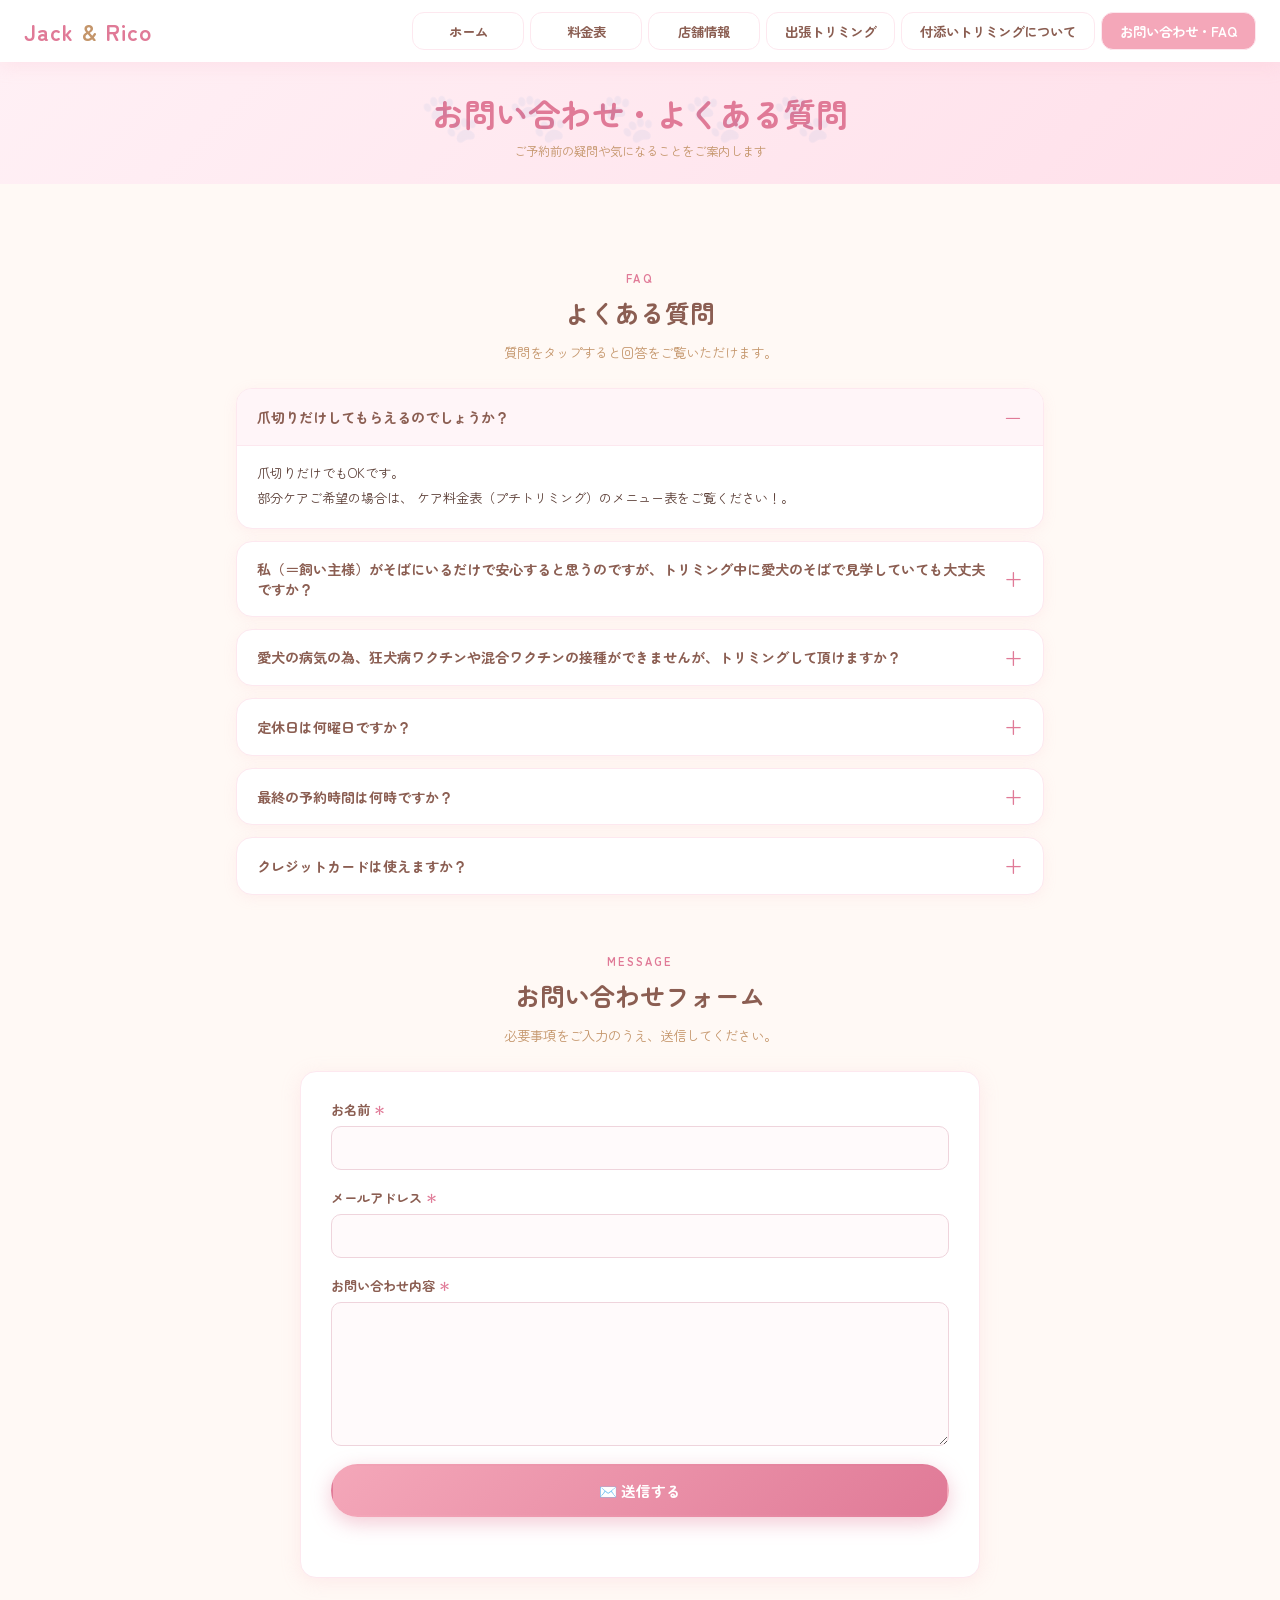
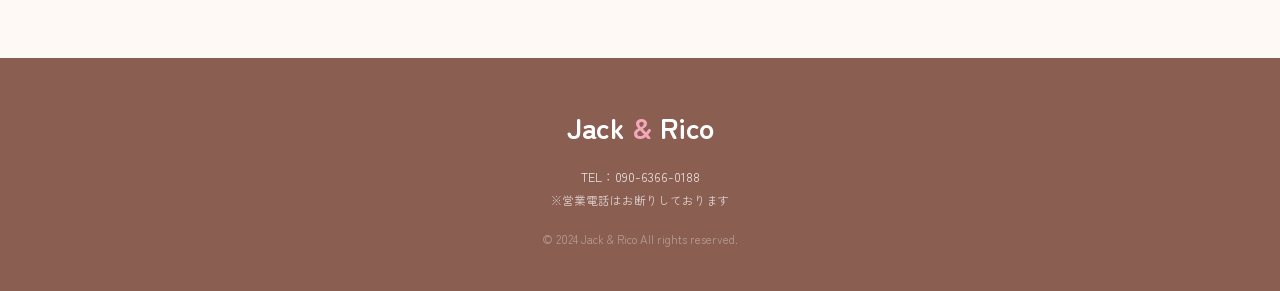
<file: option.html>
<!DOCTYPE html>
<html lang="ja">
<head>
	<meta charset="UTF-8">
	<meta name="viewport" content="width=device-width, initial-scale=1.0">
	<title>お問い合わせ・よくある質問 | Jack &amp; Rico</title>
	<link rel="icon" type="image/png" href="favicon.png" sizes="16x16">
	<meta name="description" content="Jack & Ricoへのお問い合わせと、よくある質問をご案内します。">
	<link rel="stylesheet" href="css/main.css">
	<link rel="stylesheet" href="option.css">
	<link href="https://fonts.googleapis.com/css2?family=Noto+Sans+JP:wght@300;400;500;700&family=Zen+Maru+Gothic:wght@400;500;700&display=swap" rel="stylesheet">
</head>
<body class="option-page">

	<nav class="navbar" id="navbar">
		<a href="index.html" class="nav-logo">Jack <span class="amp">&amp;</span> Rico</a>
		<ul class="nav-links">
			<li><a href="index.html" class="nav-link">ホーム</a></li>
			<li><a href="menu.html" class="nav-link">料金表</a></li>
			<li><a href="info.html" class="nav-link">店舗情報</a></li>
			<li><a href="travel.html" class="nav-link">出張トリミング</a></li>
			<li><a href="trimming.html" class="nav-link">付添いトリミングについて</a></li>
			<li><a href="option.html" class="nav-link active">お問い合わせ・FAQ</a></li>
		</ul>

		<button class="hamburger" id="hamburger" type="button" aria-label="ナビゲーションメニューを開く" aria-expanded="false" aria-controls="mobileMenu">
			<span class="ham-line"></span>
			<span class="ham-line"></span>
			<span class="ham-line"></span>
		</button>
	</nav>

	<div class="mobile-menu" id="mobileMenu" aria-hidden="true">
		<ul>
			<li><a href="index.html" class="mobile-link">🏠 ホーム</a></li>
			<li><a href="menu.html" class="mobile-link">🐾 料金表</a></li>
			<li><a href="info.html" class="mobile-link">📍 店舗情報</a></li>
			<li><a href="travel.html" class="mobile-link">🚗 出張トリミング</a></li>
			<li><a href="trimming.html" class="mobile-link">付添いトリミングについて</a></li>
			<li><a href="option.html" class="mobile-link active">💌 お問い合わせ・FAQ</a></li>
		</ul>
	</div>

	<header class="page-header">
		<h1>お問い合わせ・よくある質問</h1>
		<p>ご予約前の疑問や気になることをご案内します</p>
	</header>

	<main class="option-content">
	
	<section class="faq-section" aria-labelledby="faq-heading">
			<div class="section-heading">
				<span class="option-eyebrow">FAQ</span>
				<h2 id="faq-heading">よくある質問</h2>
				<p>質問をタップすると回答をご覧いただけます。</p>
			</div>

			<div class="faq-list">
				<details class="faq-item" open>
					<summary>爪切りだけしてもらえるのでしょうか？</summary>
					<div class="faq-answer"><p>爪切りだけでもOKです。<br>
                        部分ケアご希望の場合は、
ケア料金表（プチトリミング）のメニュー表をご覧ください！。</p></div>
				</details>
				<details class="faq-item">
					<summary>私（＝飼い主様）がそばにいるだけで安心すると思うのですが、トリミング中に愛犬のそばで見学していても大丈夫ですか？</summary>
					<div class="faq-answer"><p>大丈夫です。<br>付添料　お1人様　880円（税込）がかかります。</p></div>
				</details>
				<details class="faq-item">
					<summary>愛犬の病気の為、狂犬病ワクチンや混合ワクチンの接種ができませんが、トリミングして頂けますか？</summary>
					<div class="faq-answer"><p>その場合は出張致しますので出張トリミングをご利用下さい。</p></div>
				</details>
				<details class="faq-item">
					<summary>定休日は何曜日ですか？</summary>
					<div class="faq-answer"><p>現在は不定休です。</p></div>
				</details>
				<details class="faq-item">
					<summary>最終の予約時間は何時ですか？</summary>
					<div class="faq-answer"><p>カットのコースの場合は、16時までになりますが、シャンプーコースであれば、17時頃でも可能です。</p></div>
				</details>
                	<details class="faq-item">
					<summary>クレジットカードは使えますか？</summary>
					<div class="faq-answer"><p>現金のみのお取扱いとなります。</p></div>
				</details>
			</div>
		</section>

		<section class="contact-form-section" aria-labelledby="form-heading">
			<div class="section-heading">
				<span class="option-eyebrow">MESSAGE</span>
				<h2 id="form-heading">お問い合わせフォーム</h2>
				<p>必要事項をご入力のうえ、送信してください。</p>
			</div>
			<form class="contact-form" id="contactForm" action="https://formspree.io/f/mljdvgae" method="POST">
				<input type="hidden" name="_subject" value="Jack &amp; Ricoへのお問い合わせ">
				<div class="form-field">
					<label for="contactName">お名前<span aria-hidden="true">＊</span></label>
					<input id="contactName" name="name" type="text" autocomplete="name" required>
				</div>
				<div class="form-field">
					<label for="contactEmail">メールアドレス<span aria-hidden="true">＊</span></label>
					<input id="contactEmail" name="_replyto" type="email" autocomplete="email" required>
				</div>
				<div class="form-field">
					<label for="contactMessage">お問い合わせ内容<span aria-hidden="true">＊</span></label>
					<textarea id="contactMessage" name="message" rows="6" required></textarea>
				</div>
				<div class="form-honeypot" aria-hidden="true">
					<label for="contactCompany">会社名</label>
					<input id="contactCompany" name="company" type="text" tabindex="-1" autocomplete="off">
				</div>
				<button class="btn btn-primary form-submit" type="submit">✉️ 送信する</button>
				<p class="form-status" id="formStatus" role="status" aria-live="polite"></p>
			</form>
		</section>

	</main>



	<footer class="footer">
		<div class="footer-logo">Jack <span class="footer-amp">&amp;</span> Rico</div>
		<p>TEL：090-6366-0188</p>
		<p class="footer-phone-note">※営業電話はお断りしております</p>
		<p class="footer-copy">© 2024 Jack &amp; Rico All rights reserved.</p>
	</footer>

	<nav class="bottom-nav" aria-label="モバイルナビゲーション">
		<ul>
			<li><a href="index.html" class="bnav-link"><span class="bnav-icon">🏠</span><span>ホーム</span></a></li>
			<li><a href="menu.html" class="bnav-link"><span class="bnav-icon">🐾</span><span>メニュー</span></a></li>
			<li><a href="info.html" class="bnav-link"><span class="bnav-icon">📍</span><span>店舗情報</span></a></li>
			<li><a href="tel:090-6366-0188" class="bnav-link"><span class="bnav-icon">📞</span><span>電話</span></a></li>
		</ul>
	</nav>

	<script src="js/main.js"></script>
	<script src="option.js"></script>
</body>
</html>
</file>
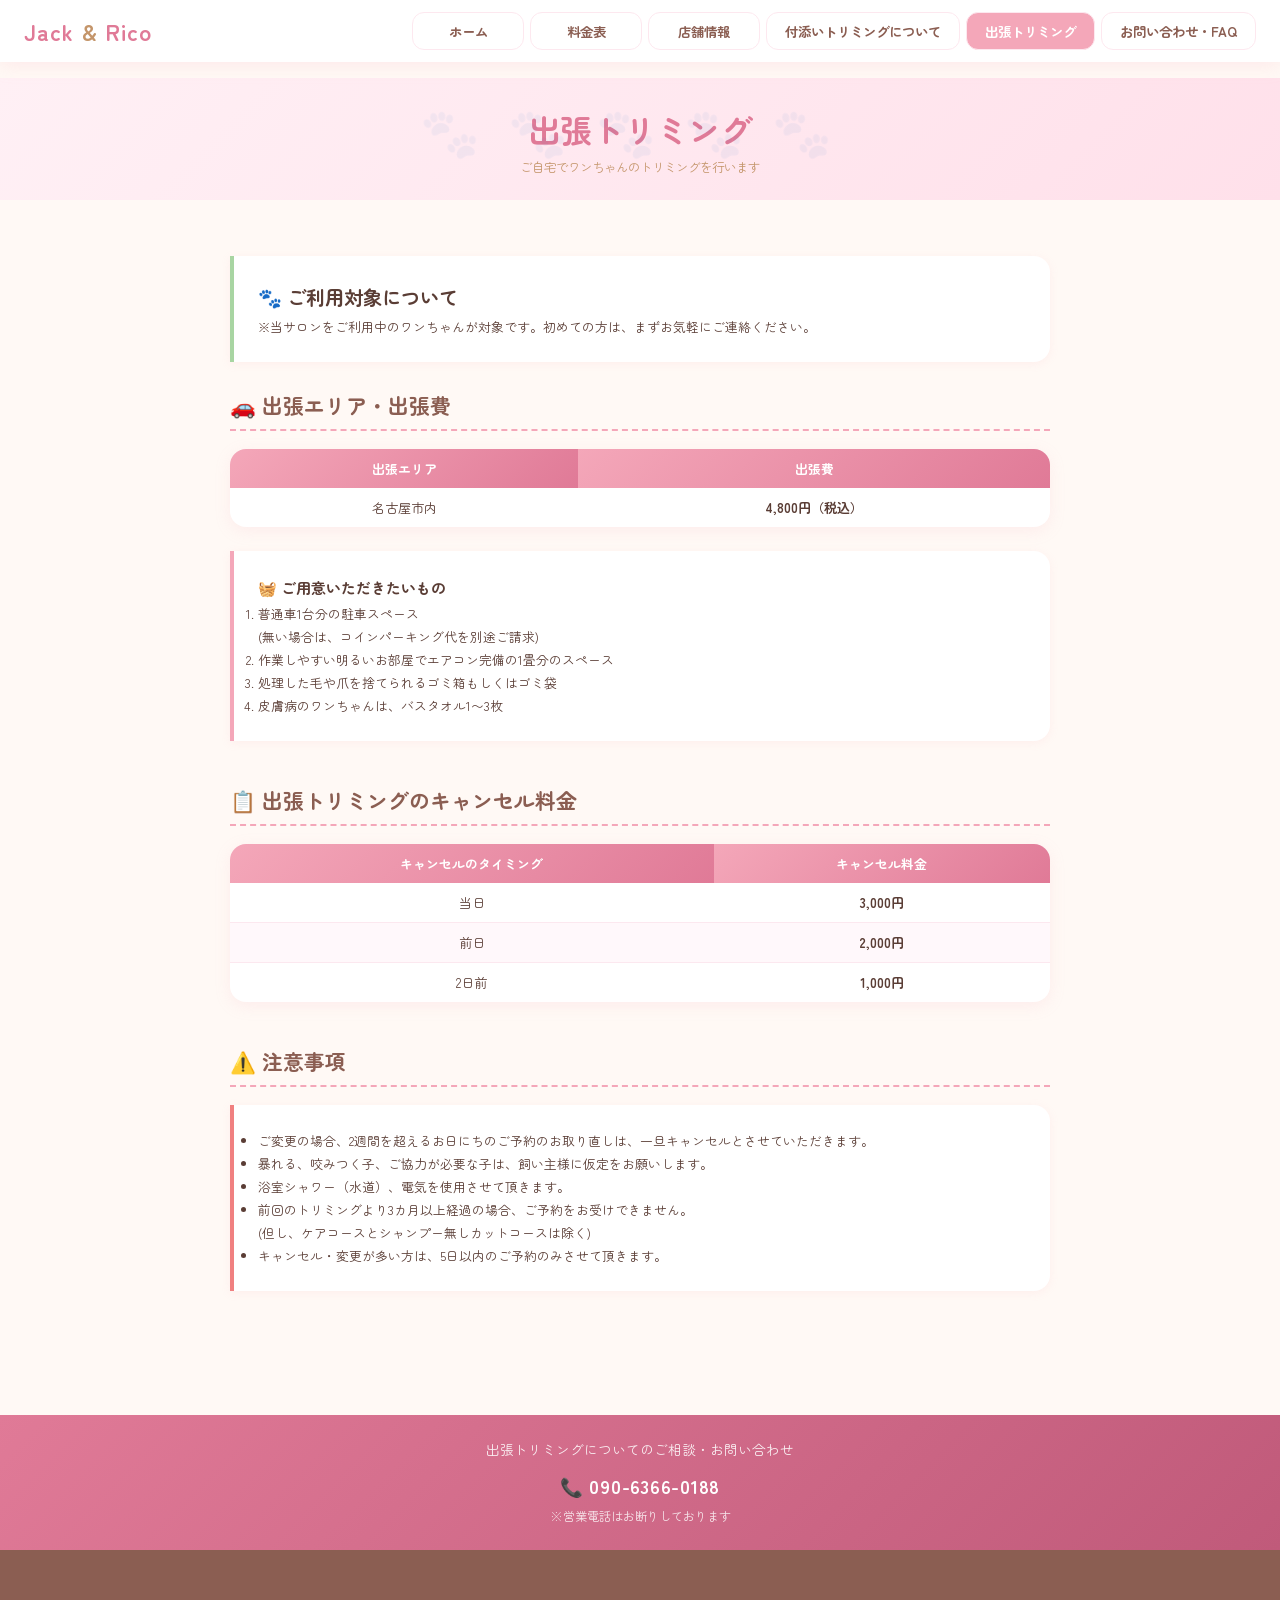
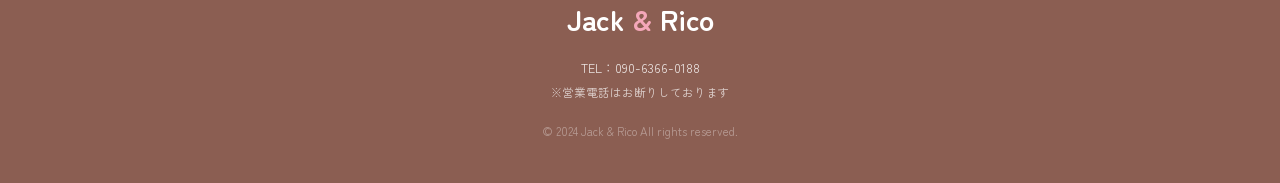
<file: travel.html>
<!DOCTYPE html>
<html lang="ja">
<head>
  <meta charset="UTF-8">
  <meta name="viewport" content="width=device-width, initial-scale=1.0">
  <title>出張トリミング | Jack &amp; Rico</title>
  <meta name="description" content="Jack & Ricoの出張トリミング。出張エリア・料金、ご用意いただくもの、キャンセル料金をご案内します。">
  <link rel="icon" type="image/png" href="favicon.png" sizes="16x16">
  <link rel="stylesheet" href="css/main.css">
  <link href="https://fonts.googleapis.com/css2?family=Noto+Sans+JP:wght@300;400;500;700&family=Zen+Maru+Gothic:wght@400;500;700&display=swap" rel="stylesheet">
</head>
<body class="trimming-page travel-page">

  <nav class="navbar" id="navbar">
    <a href="index.html" class="nav-logo">Jack <span class="amp">&amp;</span> Rico</a>
    <ul class="nav-links">
      <li><a href="index.html" class="nav-link">ホーム</a></li>
      <li><a href="menu.html" class="nav-link">料金表</a></li>
      <li><a href="info.html" class="nav-link">店舗情報</a></li>
      <li><a href="trimming.html" class="nav-link">付添いトリミングについて</a></li>
      <li><a href="travel.html" class="nav-link active" aria-current="page">出張トリミング</a></li>
      <li><a href="option.html" class="nav-link">お問い合わせ・FAQ</a></li>
    </ul>

    <button class="hamburger" id="hamburger" type="button" aria-label="ナビゲーションメニューを開く" aria-expanded="false" aria-controls="mobileMenu">
      <span class="ham-line"></span>
      <span class="ham-line"></span>
      <span class="ham-line"></span>
    </button>
  </nav>

  <div class="mobile-menu" id="mobileMenu" aria-hidden="true">
    <ul>
      <li><a href="index.html" class="mobile-link">🏠 ホーム</a></li>
      <li><a href="menu.html" class="mobile-link">🐾 料金表</a></li>
      <li><a href="info.html" class="mobile-link">📍 店舗情報</a></li>
      <li><a href="trimming.html" class="mobile-link">付添いトリミングについて</a></li>
      <li><a href="travel.html" class="mobile-link active" aria-current="page">🚗 出張トリミング</a></li>
      <li><a href="option.html" class="mobile-link">💌 お問い合わせ・FAQ</a></li>
    </ul>
  </div>

  <header class="page-header">
    <h1>出張トリミング</h1>
    <p>ご自宅でワンちゃんのトリミングを行います</p>
  </header>

  <main class="trimming-content">
    <div class="note-card green-note travel-eligibility">
      <h2>🐾 ご利用対象について</h2>
      <p>※当サロンをご利用中のワンちゃんが対象です。初めての方は、まずお気軽にご連絡ください。</p>
    </div>

    <section class="trimming-section" aria-labelledby="travel-fee-heading">
      <h2 class="info-section-title" id="travel-fee-heading">🚗 出張エリア・出張費</h2>
      <div class="travel-detail-grid">
        <table class="cancel-table travel-fee-table" aria-label="出張エリアと出張費">
          <thead>
            <tr><th scope="col">出張エリア</th><th scope="col">出張費</th></tr>
          </thead>
          <tbody>
            <tr><td>名古屋市内</td><td><strong>4,800円（税込）</strong></td></tr>
          </tbody>
        </table>

        <div class="note-card travel-prep">
          <h3>🧺 ご用意いただきたいもの</h3>
          <ol>
            <li>普通車1台分の駐車スペース<br><span>(無い場合は、コインパーキング代を別途ご請求)</span></li>
            <li>作業しやすい明るいお部屋でエアコン完備の1畳分のスペース</li>
            <li>処理した毛や爪を捨てられるゴミ箱もしくはゴミ袋</li>
            <li>皮膚病のワンちゃんは、バスタオル1〜3枚</li>
          </ol>
        </div>
      </div>
    </section>

    <section class="trimming-section" aria-labelledby="travel-cancel-heading">
      <h2 class="info-section-title" id="travel-cancel-heading">📋 出張トリミングのキャンセル料金</h2>
      <table class="cancel-table travel-cancel-table" aria-label="出張トリミングのキャンセル料金">
        <thead>
          <tr><th scope="col">キャンセルのタイミング</th><th scope="col">キャンセル料金</th></tr>
        </thead>
        <tbody>
          <tr><td>当日</td><td><strong>3,000円</strong></td></tr>
          <tr><td>前日</td><td><strong>2,000円</strong></td></tr>
          <tr><td>2日前</td><td><strong>1,000円</strong></td></tr>
        </tbody>
      </table>
    </section>

    <section class="trimming-section travel-notes" aria-labelledby="travel-notes-heading">
      <h2 class="info-section-title" id="travel-notes-heading">⚠️ 注意事項</h2>
      <div class="note-card note-red">
        <ul>
          <li>ご変更の場合、2週間を超えるお日にちのご予約のお取り直しは、一旦キャンセルとさせていただきます。</li>
           <li>暴れる、咬みつく子、ご協力が必要な子は、飼い主様に仮定をお願いします。</li>
           <li>浴室シャワー（水道）、電気を使用させて頂きます。</li>
          <li>前回のトリミングより3カ月以上経過の場合、ご予約をお受けできません。<br>(但し、ケアコースとシャンプー無しカットコースは除く) </li>
          <li>キャンセル・変更が多い方は、5日以内のご予約のみさせて頂きます。</li>
        </ul>
      </div>
    </section>
  </main>

  <div class="menu-contact-bar">
    <p class="menu-contact-text">出張トリミングについてのご相談・お問い合わせ</p>
    <a href="tel:090-6366-0188" class="menu-contact-phone">📞 090-6366-0188</a>
    <p class="phone-note phone-note--light">※営業電話はお断りしております</p>
  </div>

  <footer class="footer">
    <div class="footer-logo">Jack <span class="footer-amp">&amp;</span> Rico</div>
    <p>TEL：090-6366-0188</p>
    <p class="footer-phone-note">※営業電話はお断りしております</p>
    <p class="footer-copy">© 2024 Jack &amp; Rico All rights reserved.</p>
  </footer>

  <nav class="bottom-nav" aria-label="モバイルナビゲーション">
    <ul>
      <li><a href="index.html" class="bnav-link"><span class="bnav-icon" aria-hidden="true">🏠</span><span>ホーム</span></a></li>
      <li><a href="menu.html" class="bnav-link"><span class="bnav-icon" aria-hidden="true">🐾</span><span>メニュー</span></a></li>
      <li><a href="info.html" class="bnav-link"><span class="bnav-icon" aria-hidden="true">📍</span><span>店舗情報</span></a></li>
      <li><a href="tel:090-6366-0188" class="bnav-link" aria-label="電話をかける"><span class="bnav-icon" aria-hidden="true">📞</span><span>電話</span></a></li>
    </ul>
  </nav>

  <script src="js/main.js"></script>
</body>
</html>
</file>
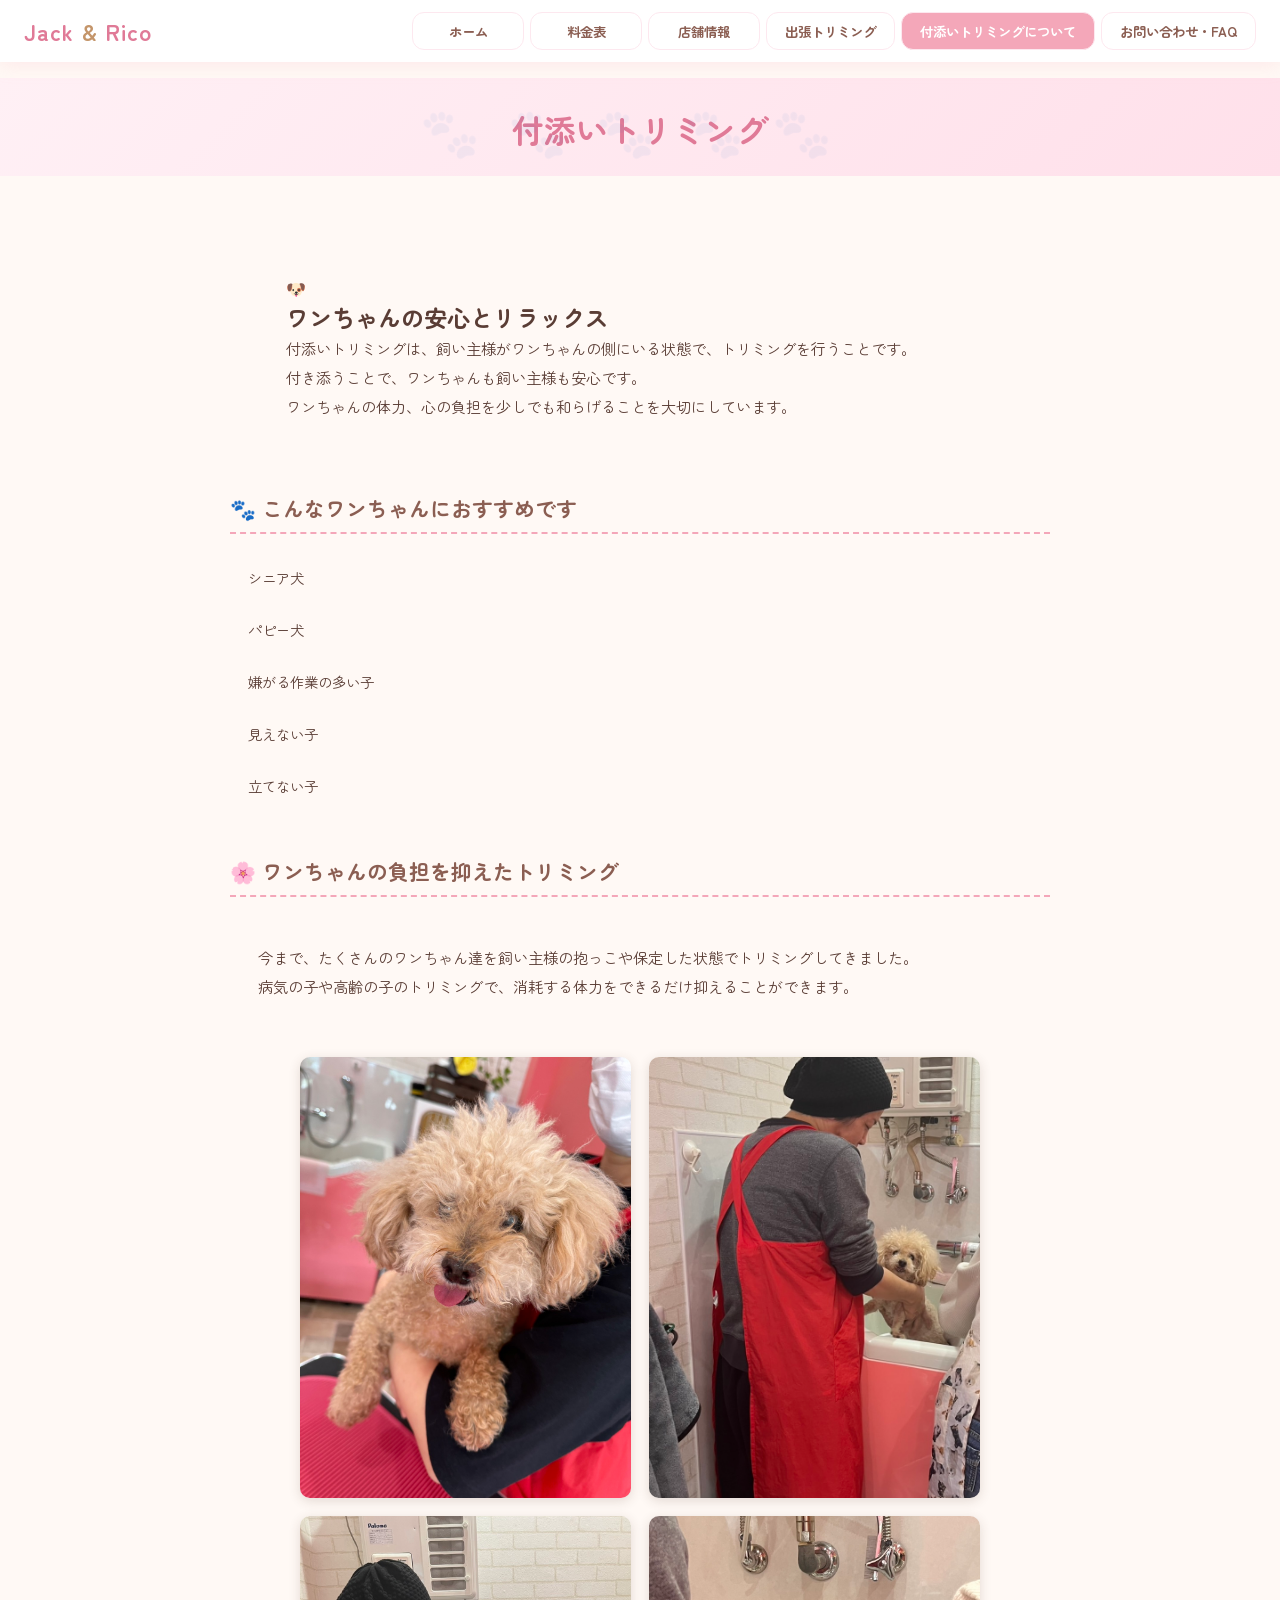
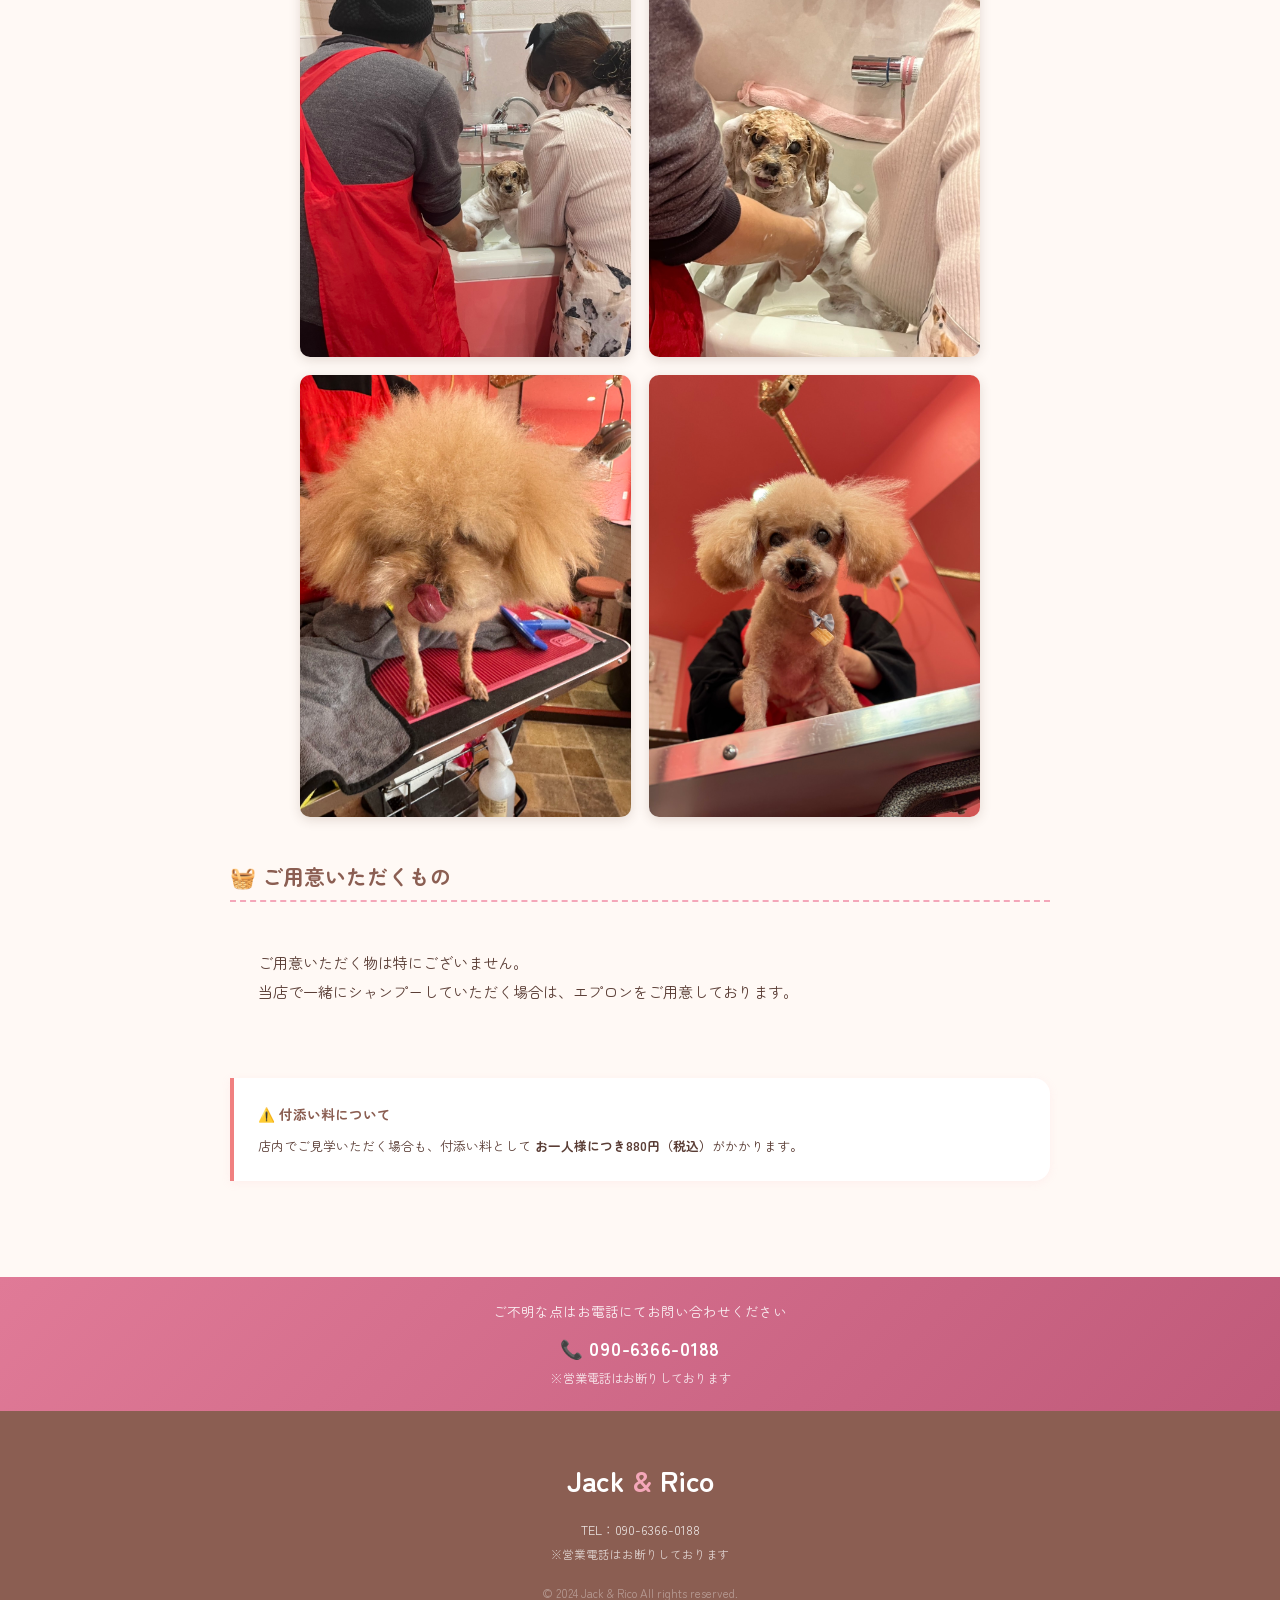
<file: trimming.html>
<!DOCTYPE html>
<html lang="ja">
<head>
  <meta charset="UTF-8">
  <meta name="viewport" content="width=device-width, initial-scale=1.0">
  <title>付添いトリミング | Jack &amp; Rico</title>
   
      <link rel="icon" type="image/png" href="favicon.png" sizes="48x48">
  <meta name="description" content="Jack & Ricoの付き添いトリミングについて。ワンちゃんの負担を抑え、飼い主様も安心できるサービスです。">
  <link rel="stylesheet" href="css/main.css">
  <link href="https://fonts.googleapis.com/css2?family=Noto+Sans+JP:wght@300;400;500;700&family=Zen+Maru+Gothic:wght@400;500;700&display=swap" rel="stylesheet">
</head>
<body class="trimming-page">

  <nav class="navbar" id="navbar">
    <a href="index.html" class="nav-logo">Jack <span class="amp">&amp;</span> Rico</a>
    <ul class="nav-links">
      <li><a href="index.html" class="nav-link">ホーム</a></li>
      <li><a href="menu.html" class="nav-link">料金表</a></li>
      <li><a href="info.html" class="nav-link">店舗情報</a></li>
       <li><a href="travel.html" class="nav-link">出張トリミング</a></li>
      <li><a href="trimming.html" class="nav-link active">付添いトリミングについて</a></li>
       <li><a href="option.html" class="nav-link">お問い合わせ・FAQ</a></li>
    </ul>

    <button class="hamburger" id="hamburger" aria-label="ナビゲーションメニューを開く" aria-expanded="false" aria-controls="mobileMenu">
      <span class="ham-line"></span>
      <span class="ham-line"></span>
      <span class="ham-line"></span>
    </button>
  </nav>

  <div class="mobile-menu" id="mobileMenu" aria-hidden="true">
    <ul>
      <li><a href="index.html" class="mobile-link">🏠 ホーム</a></li>
      <li><a href="menu.html" class="mobile-link">🐾 料金表</a></li>
      <li><a href="info.html" class="mobile-link">📍 店舗情報</a></li>
      <li><a href="travel.html" class="mobile-link">🚗 出張トリミング</a></li>
      <li><a href="trimming.html" class="mobile-link active">付添いトリミングについて</a></li>
      <li><a href="option.html" class="mobile-link">💌 お問い合わせ・FAQ</a></li>
      
    </ul>
  </div>

  <header class="page-header">
    <h1>付添いトリミング</h1>
 
  </header>

  <main class="trimming-content">

    <section class="trimming-hero">
      <span class="trimming-icon">🐶</span>
      <h2>ワンちゃんの安心とリラックス</h2>
      <p>
        付添いトリミングは、飼い主様がワンちゃんの側にいる状態で、トリミングを行うことです。
      </p>
      <p>
     付き添うことで、ワンちゃんも飼い主様も安心です。<br>ワンちゃんの体力、心の負担を少しでも和らげることを大切にしています。
      </p>
    </section>

    <section class="trimming-section">
      <h2 class="info-section-title">🐾 こんなワンちゃんにおすすめです</h2>

      <ul class="trimming-points">
        <li>シニア犬</li>
        <li>パピー犬</li>
        <li>嫌がる作業の多い子</li>
         <li>見えない子</li>
        <li>立てない子</li>
      </ul>

    </section>

   
    <section class="trimming-section">
      <h2 class="info-section-title">🌸 ワンちゃんの負担を抑えたトリミング</h2>

      <div class="trimming-card">
    
        <p>
          今まで、たくさんのワンちゃん達を飼い主様の抱っこや保定した状態でトリミングしてきました。
        </p>
        <p>
病気の子や高齢の子のトリミングで、消耗する体力をできるだけ抑えることができます。
        </p>
      </div>



      <div class="trimming-images" aria-label="付き添いトリミングの様子">
        <img src="trimming6.jpeg" alt="飼い主様と一緒にシャンプーしている様子" loading="lazy">
        <img src="trimming2.jpeg" alt="トリミング中のワンちゃん" loading="lazy">
        <img src="trimming1.jpeg" alt="抱っこされているワンちゃん" loading="lazy">
        <img src="trimming3.jpeg" alt="トリミング台にいるワンちゃん" loading="lazy">
        <img src="trimming4.jpeg" alt="シャンプー中のワンちゃん" loading="lazy">
        <img src="trimming5.jpeg" alt="シャンプーをしている様子" loading="lazy">
     
      </div>

    </section>
 <section class="trimming-section">
      <h2 class="info-section-title">🧺 ご用意いただくもの</h2>

      <div class="trimming-card">
        <p>
          ご用意いただく物は特にございません。
        </p>
        <p>
          当店で一緒にシャンプーしていただく場合は、エプロンをご用意しております。
        </p>
      </div>
    </section>
      <div class="note-card note-red">
        <h4>⚠️ 付添い料について</h4>
        店内でご見学いただく場合も、付添い料として
        <strong>お一人様につき880円（税込）</strong>がかかります。
      </div>
  </main>

  <div class="menu-contact-bar">
    <p class="menu-contact-text">ご不明な点はお電話にてお問い合わせください</p>
    <a href="tel:090-6366-0188" class="menu-contact-phone">
      📞 090-6366-0188
    </a>
    <p class="phone-note phone-note--light">※営業電話はお断りしております</p>
  </div>

  <footer class="footer">
    <div class="footer-logo">Jack <span class="footer-amp">&amp;</span> Rico</div>
    <p>TEL：090-6366-0188</p>
    <p class="footer-phone-note">※営業電話はお断りしております</p>
    <p class="footer-copy">© 2024 Jack &amp; Rico All rights reserved.</p>
  </footer>

  <nav class="bottom-nav" aria-label="モバイルナビゲーション">
    <ul>
      <li><a href="index.html" class="bnav-link"><span class="bnav-icon">🏠</span><span>ホーム</span></a></li>
      <li><a href="menu.html" class="bnav-link"><span class="bnav-icon">🐾</span><span>メニュー</span></a></li>
      <li><a href="info.html" class="bnav-link"><span class="bnav-icon">📍</span><span>店舗情報</span></a></li>
      <li><a href="tel:090-6366-0188" class="bnav-link"><span class="bnav-icon">📞</span><span>電話</span></a></li>
    </ul>
  </nav>

  <script src="js/main.js"></script>
</body>
</html>
</file>
<file: css/main.css>
/* =====================================================
   Jack & Rico | style.css
   - Zen Maru Gothic / Yomogi フォント採用（見やすく）
   - キャラクター吹き出し追加
   - メール問い合わせ削除
   - 電話番号下に注意事項
===================================================== */
:root {
  --pink: #F4A7B9;
  --pink-deep: #E07A97;
  --pink-light: #FDE8EF;
  --pink-pale: #FFF5F8;
  --brown: #8B5E52;
  --brown-light: #C4956A;
  --cream: #FFF9F5;
  --green: #A8D5A2;
  --text: #5A3D35;
  --shadow: 0 4px 20px rgba(244,167,185,0.18);
  --radius: 16px;
}

*, *::before, *::after { margin: 0; padding: 0; box-sizing: border-box; }

body {
  font-family: 'Zen Maru Gothic', 'Noto Sans JP', sans-serif;
  background: var(--cream);
  color: var(--text);
  overflow-x: hidden;
}

/* ===== NAVBAR ===== */
.navbar {
  position: fixed; top: 0; left: 0; right: 0; z-index: 200;
  background: rgba(255,255,255,0.96);
  -webkit-backdrop-filter: blur(12px);
  backdrop-filter: blur(12px);
  padding: 0 24px;
  display: flex; align-items: center; justify-content: space-between;
  height: 62px;
  box-shadow: 0 2px 20px rgba(244,167,185,0.22);
  transition: box-shadow 0.3s;
}
.navbar.scrolled { box-shadow: 0 4px 30px rgba(244,167,185,0.38); }

/* ロゴフォント：Zen Maru Gothic で見やすく */
.nav-logo {
  font-family: 'Zen Maru Gothic', 'Yomogi', cursive;
  font-size: 1.4rem;
  font-weight: 700;
  color: var(--pink-deep);
  text-decoration: none;
  flex-shrink: 0;
  letter-spacing: 0.05em;
}
.nav-logo .amp { color: var(--brown-light); }

.nav-links { display: flex; gap: 6px; list-style: none; }
.nav-links .nav-link {
  display: inline-flex; align-items: center; justify-content: center;
  min-width: 112px; min-height: 38px;
  text-decoration: none; color: var(--brown);
  font-size: 0.84rem; font-weight: 700;
  padding: 8px 18px; border: 1px solid var(--pink-light);
  border-radius: 12px; transition: all 0.3s;
  background: white;
}
.nav-links .nav-link:hover,
.nav-links .nav-link.active { background: var(--pink); color: white; }

/* 電話番号＋注意事項 */
.nav-tel {
  display: flex;
  flex-direction: column;
  align-items: flex-end;
  font-size: 0.82rem;
  color: var(--pink-deep);
  font-weight: 700;
  text-decoration: none;
  white-space: nowrap;
  transition: opacity 0.2s;
  line-height: 1.3;
}
.nav-tel:hover { opacity: 0.75; }
.nav-tel-note {
  font-size: 0.6rem;
  font-weight: 400;
  color: var(--brown-light);
  background: var(--pink-pale);
  padding: 1px 6px;
  border-radius: 8px;
  margin-top: 2px;
}

/* インラインスタイル用クラス */
.mobile-tel-note {
  display: block;
  font-size: 0.72rem;
  opacity: 0.75;
  margin-top: 2px;
}

/* ハンバーガー */
.hamburger {
  display: none; flex-direction: column; gap: 5px;
  background: none; border: none; cursor: pointer; padding: 6px;
  border-radius: 8px; transition: background 0.2s;
}
.hamburger:hover { background: var(--pink-pale); }
.ham-line {
  display: block; width: 24px; height: 2px;
  background: var(--brown); border-radius: 2px; transition: all 0.3s;
}
.hamburger.open .ham-line:nth-child(1) { transform: translateY(7px) rotate(45deg); }
.hamburger.open .ham-line:nth-child(2) { opacity: 0; }
.hamburger.open .ham-line:nth-child(3) { transform: translateY(-7px) rotate(-45deg); }

/* モバイルメニュー */
.mobile-menu {
  display: none; position: fixed; top: 62px; left: 0; right: 0;
  background: white; z-index: 190;
  box-shadow: 0 8px 30px rgba(0,0,0,0.12);
  transform: translateY(-10px); opacity: 0;
  transition: transform 0.3s ease, opacity 0.3s ease;
  pointer-events: none;
}
.mobile-menu.open {
  display: block; transform: translateY(0); opacity: 1; pointer-events: auto;
}
.mobile-menu ul { list-style: none; }
.mobile-link {
  display: block; padding: 15px 28px;
  text-decoration: none; color: var(--brown);
  font-size: 0.95rem; font-weight: 500;
  border-bottom: 1px solid var(--pink-light);
  transition: background 0.2s, padding-left 0.2s;
}
.mobile-link:hover { background: var(--pink-pale); padding-left: 36px; }
.mobile-tel { color: var(--pink-deep); font-weight: 700; }

/* ===== 注意事項バナー ===== */
.notice-banner {
  background: linear-gradient(135deg, #FFF3CD, #FFE8A3);
  border-bottom: 2px solid #F0C040;
  margin-top: 62px;
}
.notice-inner {
  max-width: 900px; margin: 0 auto;
  padding: 12px 20px;
  display: flex; align-items: flex-start; gap: 10px;
  font-size: 0.84rem; color: #7A5C00; line-height: 1.6;
}
.notice-inner > span { font-size: 1.1rem; flex-shrink: 0; margin-top: 1px; }
.notice-icon { font-size: 1.1rem; flex-shrink: 0; }

/* ===== HERO ===== */
.hero {
  position: relative; min-height: 88vh;
  display: flex; align-items: center; justify-content: center;
  overflow: hidden; background: #1a0a10;
}
.hero-kanban-wrap {
  position: absolute; inset: 0;
  display: flex; align-items: center; justify-content: center;
}
.hero-kanban {
  width: 100%; height: 100%;
  object-fit: cover; object-position: center;
  opacity: 0.52; transition: opacity 0.5s ease;
}
.hero-overlay {
  position: relative; z-index: 2;
  text-align: center; padding: 40px 20px;
}
.hero-content { animation: fadeUp 1s ease both; }

@keyframes fadeUp {
  from { opacity: 0; transform: translateY(30px); }
  to   { opacity: 1; transform: translateY(0); }
}

.hero-sub {
  font-size: 0.95rem; color: rgba(255,255,255,0.85);
  letter-spacing: 0.2em; margin-bottom: 12px;
}

/* ヒーロータイトル：Zen Maru Gothic で親しみやすく */
.hero-title {
  font-family: 'Zen Maru Gothic', 'Yomogi', cursive;
  font-size: clamp(3rem, 9vw, 5.5rem); color: white;
  font-weight: 700;
  text-shadow: 0 4px 30px rgba(0,0,0,0.5);
  margin-bottom: 18px; line-height: 1.15;
  letter-spacing: 0.05em;
}
.hero-amp { color: var(--pink); }

.hero-desc {
  font-size: clamp(1rem, 2.5vw, 1.2rem);
  color: rgba(255,255,255,0.88);
  margin-bottom: 36px; line-height: 1.8;
}
.hero-btns { display: flex; gap: 16px; justify-content: center; flex-wrap: wrap; }

/* スクロールヒント */
.scroll-hint {
  position: absolute; bottom: 28px; left: 50%;
  transform: translateX(-50%); z-index: 3;
  display: flex; flex-direction: column; align-items: center; gap: 4px;
  color: rgba(255,255,255,0.6); font-size: 0.7rem;
  animation: bounce 2s infinite;
}
.scroll-arrow { font-size: 1.4rem; }
@keyframes bounce {
  0%,100% { transform: translateX(-50%) translateY(0); }
  50%      { transform: translateX(-50%) translateY(8px); }
}

/* ===== BUTTONS ===== */
.btn {
  display: inline-flex; align-items: center; justify-content: center;
  gap: 6px; padding: 14px 34px; border-radius: 50px;
  font-size: 0.92rem; font-weight: 700; text-decoration: none;
  transition: transform 0.25s, box-shadow 0.25s; border: 2px solid transparent;
  cursor: pointer; font-family: 'Zen Maru Gothic', sans-serif;
}
.btn:focus-visible { outline: 3px solid var(--pink-deep); outline-offset: 3px; }

.btn-primary {
  background: linear-gradient(135deg, var(--pink), var(--pink-deep));
  color: white; box-shadow: 0 6px 20px rgba(224,122,151,0.4);
}
.btn-primary:hover { transform: translateY(-3px); box-shadow: 0 10px 28px rgba(224,122,151,0.5); }
.btn-primary:active { transform: translateY(0); }

/* 大きな電話ボタン */
.btn-tel-large {
  display: flex; flex-direction: column; align-items: center;
  padding: 18px 40px; gap: 4px;
}
.tel-icon { font-size: 1.4rem; }
.tel-num { font-size: 1.3rem; font-weight: 700; letter-spacing: 0.05em; }
.tel-label { font-size: 0.72rem; font-weight: 400; opacity: 0.85; }

.btn-outline {
  background: transparent; color: white;
  border-color: rgba(255,255,255,0.7);
}
.btn-outline:hover { background: rgba(255,255,255,0.15); transform: translateY(-3px); }

.btn-sm {
  display: inline-flex; align-items: center; justify-content: center;
  padding: 10px 22px; font-size: 0.82rem;
  background: linear-gradient(135deg, var(--pink), var(--pink-deep));
  color: white; border-radius: 50px; font-weight: 700;
  text-decoration: none; transition: transform 0.25s, box-shadow 0.25s;
  font-family: 'Zen Maru Gothic', sans-serif;
}
.btn-sm:hover { transform: translateY(-2px); box-shadow: 0 6px 16px rgba(224,122,151,0.35); }
.btn-sm:focus-visible { outline: 3px solid var(--pink-deep); outline-offset: 3px; }

.btn-white {
  display: inline-flex; align-items: center; gap: 8px;
  background: white; color: var(--pink-deep);
  padding: 12px 28px; border-radius: 30px;
  font-weight: 700; font-size: 0.9rem; text-decoration: none;
  box-shadow: 0 4px 15px rgba(0,0,0,0.15); transition: transform 0.2s;
  font-family: 'Zen Maru Gothic', sans-serif;
}
.btn-white:hover { transform: translateY(-3px); }

/* ===== CONTAINER & SECTION ===== */
.container { max-width: 900px; margin: 0 auto; padding: 0 20px; }

.section-header { text-align: center; margin-bottom: 40px; }
.eyebrow {
  display: inline-block; font-size: 0.72rem; font-weight: 700;
  letter-spacing: 0.2em; color: var(--pink-deep); margin-bottom: 10px;
}
.section-title {
  font-family: 'Zen Maru Gothic', cursive;
  font-size: clamp(1.4rem,4vw,2rem); font-weight: 700; color: var(--brown); margin-bottom: 8px;
}
.section-sub { font-size: 0.82rem; color: var(--brown-light); }

/* ===== フェードインアニメーション ===== */
.fade-in {
  opacity: 0; transform: translateY(24px);
  transition: opacity 0.65s ease, transform 0.65s ease;
}
.fade-in.visible { opacity: 1; transform: translateY(0); }

/* ===== キャラクター吹き出し ===== */
.chara-guide {
  display: flex;
  align-items: flex-end;
  gap: 12px;
  padding: 20px 24px;
  position: relative;
}

/* ホームページ用 */
.chara-guide--home {
  background: var(--pink-pale);
  justify-content: center;
  padding: 24px 20px 0;
}

/* 料金ページ上部 */
.chara-guide--menu-top {
  background: linear-gradient(135deg, #fff8fb, #fde8ef);
  justify-content: flex-start;
  border-bottom: 1px solid var(--pink-light);
}

/* タブ内 */
.chara-guide--tab {
  justify-content: center;
  margin: 24px 0 0;
  padding: 16px 20px;
  background: var(--pink-pale);
  border-radius: var(--radius);
}

/* 料金セクション */
.chara-guide--price {
  justify-content: flex-end;
  max-width: 900px;
  margin: 0 auto;
  padding: 16px 20px 0;
}

/* 店舗情報 */
.chara-guide--info-top {
  justify-content: flex-start;
  margin-bottom: 20px;
}
.chara-guide--info-mid {
  justify-content: flex-end;
  margin: 8px 0 24px;
}
.chara-guide--contact {
  justify-content: flex-start;
  margin-bottom: 16px;
}

/* キャラクター画像サイズ */
.chara-img {
  object-fit: contain;
  flex-shrink: 0;
  filter: drop-shadow(0 2px 8px rgba(0,0,0,0.12));
}
.chara-img--home { width: 320px; height: 320px; max-width: 98vw; max-height: 60vh; }
.chara-img--menu { width: 260px; height: 260px; max-width: 98vw; max-height: 60vh; }
.chara-img--tab  { width: 260px; height: 260px; max-width: 98vw; max-height: 60vh; }
.chara-img--price { width: 280px; height: 280px; max-width: 98vw; max-height: 60vh; }
.chara-img--info  { width: 280px; height: 280px; max-width: 98vw; max-height: 60vh; }
.chara-img--info-sm { width: 220px; height: 220px; max-width: 98vw; max-height: 60vh; }
.chara-img--contact { width: 220px; height: 220px; max-width: 98vw; max-height: 60vh; }

/* 吹き出し共通 */
.chara-bubble {
  background: white;
  border: 2px solid var(--pink-light);
  border-radius: 18px;
  padding: 12px 16px;
  font-size: 0.82rem;
  line-height: 1.7;
  color: var(--text);
  position: relative;
  box-shadow: 0 3px 12px rgba(244,167,185,0.2);
  max-width: 260px;
}

/* 左向き（キャラ右側に吹き出し） */
.bubble-tail-left::before {
  content: '';
  position: absolute;
  left: -12px; top: 50%;
  transform: translateY(-50%);
  border: 6px solid transparent;
  border-right-color: var(--pink-light);
}
.bubble-tail-left::after {
  content: '';
  position: absolute;
  left: -9px; top: 50%;
  transform: translateY(-50%);
  border: 5px solid transparent;
  border-right-color: white;
}

/* 右向き（キャラ左側に吹き出し） */
.bubble-tail-right::before {
  content: '';
  position: absolute;
  right: -12px; top: 50%;
  transform: translateY(-50%);
  border: 6px solid transparent;
  border-left-color: var(--pink-light);
}
.bubble-tail-right::after {
  content: '';
  position: absolute;
  right: -9px; top: 50%;
  transform: translateY(-50%);
  border: 5px solid transparent;
  border-left-color: white;
}

/* ===== FEATURES ===== */
.features { padding: 80px 0; background: white; }
.features-grid { display: grid; grid-template-columns: repeat(auto-fit, minmax(200px,1fr)); gap: 24px; }
.feature-card {
  background: var(--pink-pale); border-radius: var(--radius);
  padding: 32px 24px; text-align: center;
  border: 1px solid var(--pink-light);
  transition: transform 0.3s, box-shadow 0.3s, opacity 0.65s ease;
}
.feature-card:hover { transform: translateY(-8px); box-shadow: var(--shadow); }
.feature-icon { font-size: 2.5rem; margin-bottom: 14px; }
.feature-card h3 {
  font-family: 'Zen Maru Gothic', sans-serif;
  font-size: 1rem; font-weight: 700; color: var(--brown); margin-bottom: 10px;
}
.feature-card p { font-size: 0.82rem; color: var(--brown-light); line-height: 1.7; }

/* ===== TARGET ===== */
.target-section { padding: 60px 0; background: linear-gradient(135deg, #fff0f5, #fde8ef); }
.target-card {
  background: white; border-radius: 20px; padding: 48px 40px;
  text-align: center; box-shadow: var(--shadow); max-width: 700px; margin: 0 auto;
}
.target-icon { font-size: 3rem; display: block; margin-bottom: 16px; }
.target-card h2 {
  font-family: 'Zen Maru Gothic', sans-serif;
  font-size: clamp(1.1rem,3vw,1.5rem); font-weight: 700; color: var(--brown); margin-bottom: 16px;
}
.target-desc { font-size: 0.9rem; line-height: 1.9; color: var(--brown-light); margin-bottom: 28px; }

/* ===== PRICE PREVIEW ===== */
.price-preview { padding: 80px 0 40px; background: var(--cream); }
.price-cards { display: grid; grid-template-columns: repeat(auto-fit, minmax(240px,1fr)); gap: 24px; }
.price-card {
  background: white; border-radius: var(--radius); padding: 32px 24px;
  text-align: center; box-shadow: var(--shadow); border-top: 4px solid var(--pink);
  transition: transform 0.3s, box-shadow 0.3s;
}
.price-card:hover { transform: translateY(-6px); box-shadow: 0 12px 32px rgba(244,167,185,0.28); }
.price-card-icon { font-size: 2.2rem; margin-bottom: 12px; }
.price-card h3 {
  font-family: 'Zen Maru Gothic', sans-serif;
  font-size: 1.05rem; font-weight: 700; color: var(--brown); margin-bottom: 10px;
}
.price-card p { font-size: 0.8rem; color: var(--brown-light); line-height: 1.7; margin-bottom: 20px; }

/* ===== CTA ===== */
.cta-section {
  background: linear-gradient(135deg, var(--pink-deep), #c05a7a);
  padding: 70px 20px; text-align: center; color: white;
}
.cta-section h2 {
  font-family: 'Zen Maru Gothic', sans-serif;
  font-size: clamp(1.4rem,4vw,2rem); font-weight: 700; margin-bottom: 12px;
}
.cta-section p { font-size: 0.92rem; opacity: 0.9; margin-bottom: 24px; }
.cta-note { font-size: 0.78rem; opacity: 0.75; margin-top: 16px; }
.cta-contacts { display: flex; gap: 16px; justify-content: center; flex-wrap: wrap; }
.cta-btn {
  display: inline-flex; align-items: center; gap: 8px;
  padding: 14px 30px; border-radius: 50px;
  font-size: 0.9rem; font-weight: 700; text-decoration: none; transition: all 0.3s;
  font-family: 'Zen Maru Gothic', sans-serif;
}
.cta-tel { background: white; color: var(--pink-deep); }
.cta-tel:hover { transform: translateY(-3px); box-shadow: 0 8px 20px rgba(0,0,0,0.2); }
.plain-phone {
  display: inline-block;
  color: var(--pink-deep);
  font-size: 1.2rem;
  font-weight: 700;
  text-decoration: none;
  letter-spacing: 0.04em;
}
.plain-phone:hover { text-decoration: underline; }
.plain-phone--dark { color: white; }
.cta-phone {
  color: white;
  font-size: 1.15rem;
  font-weight: 700;
  text-decoration: none;
  letter-spacing: 0.04em;
}
.cta-phone:hover { text-decoration: underline; }
.phone-note {
  font-size: 0.76rem;
  line-height: 1.5;
  margin: 8px 0 0;
}
.phone-note--light { color: rgba(255,255,255,0.82); }

/* ===== FOOTER ===== */
.footer {
  background: var(--brown); color: rgba(255,255,255,0.85);
  padding: 40px 20px; text-align: center;
  font-size: 0.8rem; line-height: 2;
}
.footer-logo {
  font-family: 'Zen Maru Gothic', 'Yomogi', cursive;
  font-size: 1.8rem; font-weight: 700;
  color: white; margin-bottom: 8px;
}
.footer-amp { color: var(--pink); }
.footer-copy { margin-top: 16px; opacity: 0.45; font-size: 0.72rem; }
.footer-phone-note { font-size: 0.72rem; color: rgba(255,255,255,0.7); }

/* ===== BOTTOM NAV ===== */
.bottom-nav {
  display: none; position: fixed; bottom: 0; left: 0; right: 0;
  background: white; box-shadow: 0 -2px 20px rgba(244,167,185,0.3);
  z-index: 100; padding: 8px 0 12px;
}
.bottom-nav ul { display: flex; justify-content: space-around; list-style: none; }
.bnav-link {
  display: flex; flex-direction: column; align-items: center;
  text-decoration: none; color: var(--brown-light);
  font-size: 0.65rem; font-weight: 500; gap: 3px; transition: color 0.2s;
}
.bnav-link:hover, .bnav-link.active { color: var(--pink-deep); }
.bnav-icon { font-size: 1.4rem; }
/* ===== NEW CUSTOMER GIFT ===== */
.gift-section {
  padding: 56px 0;
  background: linear-gradient(180deg, white, var(--pink-pale));
}
.gift-product {
  display: grid;
grid-template-columns: minmax(0, 1fr);
  align-items: center;
  gap: clamp(24px, 6vw, 56px);
  width: min(100%, 760px);
  margin: 0 auto;
  padding: 24px;
  background: white;
  border: 1px solid var(--pink-light);
  border-radius: var(--radius);
  box-shadow: var(--shadow);
}
.gift-product-image {
  display: block;
  width: min(100%, 360px);
  margin: 0 auto;
  aspect-ratio: 3 / 4;
  object-fit: cover;
  border: 8px solid white;
  box-shadow: 0 8px 22px rgba(139,94,82,0.18);
  transform: rotate(-2deg);
}
.gift-product-text {
  color: var(--brown);
  font-size: 1.25rem;
  font-weight: 700;
  line-height: 1.9;
  text-align: center;
}

/* ============================================
   PAGE HEADER（menu・info共通）
============================================ */
.page-header {
  background: linear-gradient(135deg, #fff0f5, #ffe0ea);
  padding: 28px 20px 24px; text-align: center;
  position: relative; overflow: hidden;
}
.page-header::before {
  content: '🐾🐾🐾🐾🐾';
  position: absolute; font-size: 3rem; opacity: 0.05;
  letter-spacing: 28px; top: 16px; left: 0; right: 0; pointer-events: none;
}
.page-header h1 {
  font-family: 'Zen Maru Gothic', sans-serif;
  font-size: clamp(1.5rem,4vw,2rem); color: var(--pink-deep); font-weight: 700;
}
.page-header p { font-size: 0.78rem; color: var(--brown-light); margin-top: 6px; }

/* ============================================
   MENU.HTML スタイル
============================================ */
.tab-bar {
  display: flex; background: white;
  box-shadow: 0 2px 12px rgba(244,167,185,0.2);
  position: sticky; top: 62px; z-index: 50;
  margin-top: 62px;
  overflow-x: auto; overflow-y: hidden;
}
.tab-bar::-webkit-scrollbar { height: 0; width: 0; display: none; }

.tab-btn {
  flex: 1; min-width: 110px; padding: 14px 8px;
  border: none; background: transparent;
  font-family: 'Zen Maru Gothic', 'Noto Sans JP', sans-serif;
  font-size: 0.8rem; font-weight: 700; color: var(--brown-light);
  cursor: pointer; border-bottom: 3px solid transparent;
  transition: all 0.3s; white-space: nowrap;
}
.tab-btn:hover { background: var(--pink-pale); color: var(--pink-deep); }
.tab-btn.active {
  color: var(--pink-deep); border-bottom-color: var(--pink-deep);
  background: var(--pink-pale);
}
.tab-btn:focus-visible { outline: 3px solid var(--pink-deep); outline-offset: -3px; }

.menu-content { max-width: 840px; margin: 0 auto; padding: 24px 16px 80px; }
.tab-panel { display: none; }
.tab-panel.active { display: block; animation: fadeIn 0.35s ease; }

@keyframes fadeIn {
  from { opacity: 0; transform: translateY(8px); }
  to   { opacity: 1; transform: translateY(0); }
}

.menu-notice {
  background: linear-gradient(135deg, #fff8fb, #fde8ef);
  border: 1px solid var(--pink-light); border-radius: var(--radius);
  padding: 16px 20px; display: flex; gap: 12px; align-items: flex-start;
  font-size: 0.83rem; line-height: 1.7; color: var(--text); margin-bottom: 24px;
}
.menu-notice > span { font-size: 1.6rem; flex-shrink: 0; }

.menu-section-title {
  display: flex; align-items: center; gap: 10px;
  font-family: 'Zen Maru Gothic', sans-serif;
  font-size: 1.05rem; font-weight: 700; color: var(--brown);
  margin: 28px 0 14px; padding-bottom: 8px;
  border-bottom: 2px dashed var(--pink);
}
.menu-section-title .icon { font-size: 1.3rem; }

/* 料金テーブル */
.price-table {
  width: 100%; border-collapse: collapse; font-size: 0.82rem;
  background: white; border-radius: var(--radius); overflow: hidden;
  box-shadow: var(--shadow); margin-bottom: 20px;
  table-layout: fixed;
}
.price-table th:first-child,
.price-table td:first-child { width: 56%; }
.price-table th:not(:first-child),
.price-table td:not(:first-child) { width: 22%; }
.price-table th {
  background: linear-gradient(135deg, var(--pink), var(--pink-deep));
  color: white; padding: 11px 12px; text-align: center;
  font-size: 0.78rem; font-weight: 700;
}
.price-table th:first-child { text-align: left; }
.price-table td { padding: 11px 12px; border-bottom: 1px solid #f8e8ef; vertical-align: middle; }
.price-table td:not(:first-child) { text-align: center; font-weight: 600; color: var(--pink-deep); }
.price-table tr:last-child td { border-bottom: none; }
.price-table tr:nth-child(even) td { background: #fff8fb; }
.price-dash { color: #ccc; font-weight: 700; font-size: 1rem; }
.inquiry-cell { text-align: center !important; color: var(--pink-deep) !important; font-weight: 700 !important; }
.travel-fee-note {
  color: #c7475f;
  font-size: 0.82rem;
  font-weight: 700;
  line-height: 1.8;
  margin: -6px 0 18px;
  text-align:left;
}

/* ケアテーブル */
.care-table {
  width: 100%; border-collapse: collapse; font-size: 0.8rem;
  background: white; border-radius: var(--radius); overflow: hidden;
  box-shadow: var(--shadow); margin: 0 0 24px;
  table-layout: fixed;
}
.care-table--options td:first-child { width: 65%; }
.care-table--options td:last-child { width: 35%; }
.care-table--care td:first-child { width: 58%; }
.care-table--care td:not(:first-child) { width: 21%; }
.care-table .tbl-header { background: linear-gradient(135deg, var(--green), #6fbf73); color: white; padding: 10px 14px; font-size: 0.85rem; font-weight: 700; }
.care-table .tbl-header.orange-head { background: linear-gradient(135deg, #F4A460, #D2691E); }
.care-table tr td { padding: 11px 14px; border-bottom: 1px solid #f5eeee; vertical-align: middle; line-height: 1.6; }
.care-table tr:last-child td { border-bottom: none; }
.care-table tr:nth-child(even) td { background: #fdf8f9; }
.care-table td.price-col { text-align: center; white-space: nowrap; color: var(--pink-deep); font-weight: 700; font-size: 0.85rem; }
.care-table th { background: #f9a6c7; color: var(--text); padding: 10px; text-align: center; font-size: 0.8rem; }
.care-table th:first-child { text-align: left; }
.care-table .care-header { background: #fff29a; color: var(--text); }
.care-table .care-size-header { background: #f9a6c7; color: var(--text); }
.tax-note--lead { color: var(--text); margin: -6px 0 14px; font-weight: 700; }

.document-card {
  margin: 0 0 24px;
  background: white;
  border-radius: var(--radius);
  padding: 12px;
  box-shadow: var(--shadow);
}
.document-preview {
  display: block;
  width: 100%;
  border: 0;
  padding: 0;
  background: #fff8fb;
  cursor: zoom-in;
  position: relative;
}
.document-image {
  display: block;
  width: 100%;
  height: auto;
  max-height: 720px;
  object-fit: contain;
}
.document-zoom {
  display: block;
  padding: 9px 8px 2px;
  color: var(--pink-deep);
  font-size: 0.75rem;
  text-align: center;
}
.document-card figcaption {
  color: var(--brown);
  font-size: 0.8rem;
  line-height: 1.6;
  text-align: center;
  padding-top: 8px;
}
.document-subtitle {
  color: var(--brown);
  font-family: 'Zen Maru Gothic', sans-serif;
  font-size: 1rem;
  font-weight: 700;
  margin: 28px 0 12px;
  padding-bottom: 8px;
  border-bottom: 2px dashed var(--pink);
}
.document-card--check { margin-bottom: 0; }
.agreement-card {
  background: white;
  border: 1px solid var(--pink-light);
  border-top: 5px solid var(--pink-deep);
  border-radius: var(--radius);
  padding: 22px 24px;
  margin-bottom: 0;
  box-shadow: var(--shadow);
  color: var(--text);
  font-size: 0.8rem;
  line-height: 1.8;
}
.agreement-lead,
.agreement-intro { margin-bottom: 16px; }
.agreement-intro {
  background: var(--pink-pale);
  border-radius: 10px;
  padding: 12px 14px;
}
.agreement-section {
  border-top: 1px solid var(--pink-light);
  padding: 16px 0 2px;
}
.agreement-section h3 {
  color: var(--pink-deep);
  font-family: 'Zen Maru Gothic', sans-serif;
  font-size: 0.92rem;
  margin-bottom: 6px;
}
.agreement-subheading {
  color: var(--brown);
  font-weight: 700;
  margin-bottom: 6px;
}
.agreement-section p { margin-bottom: 4px; }
.agreement-section ul {
  list-style: none;
  padding-left: 0;
}
.agreement-section li {
  position: relative;
  padding-left: 1.2em;
  margin-bottom: 6px;
}
.agreement-section li::before {
  content: '□';
  position: absolute;
  left: 0;
  color: var(--pink-deep);
  font-weight: 700;
}
.agreement-signature {
  margin-top: 18px;
  padding-top: 14px;
  border-top: 2px dashed var(--pink);
  color: var(--brown);
  font-weight: 700;
  text-align: center;
}
.image-modal {
  position: fixed;
  inset: 0;
  z-index: 500;
  display: none;
  align-items: center;
  justify-content: center;
  padding: 24px;
  background: rgba(45, 24, 30, 0.86);
}
.image-modal.is-open { display: flex; }
.image-modal-image {
  display: block;
  max-width: min(96vw, 1100px);
  max-height: 92vh;
  width: auto;
  height: auto;
  object-fit: contain;
  background: white;
}
.image-modal-close {
  position: absolute;
  top: 16px;
  right: 18px;
  width: 42px;
  height: 42px;
  border: 0;
  border-radius: 50%;
  background: white;
  color: var(--brown);
  font-size: 1.8rem;
  line-height: 1;
  cursor: pointer;
}
body.modal-open { overflow: hidden; }

/* 追加料金テーブル */
.surcharge-table {
  width: 100%; border-collapse: collapse; font-size: 0.78rem;
  background: white; border-radius: var(--radius); overflow: hidden;
  box-shadow: var(--shadow); margin-bottom: 20px;
}
.surcharge-header { background: linear-gradient(135deg, #F08080, #CD5C5C); color: white; padding: 10px 14px; font-size: 0.85rem; font-weight: 700; }
.surcharge-table tr td { padding: 8px 14px; border-bottom: 1px solid #fdeaea; vertical-align: top; line-height: 1.5; }
.surcharge-table tr:last-child td { border-bottom: none; }
.surcharge-table tr:nth-child(even) td { background: #fff8f8; }
.surcharge-table td.surcharge-price { text-align: right; white-space: nowrap; color: #cd5c5c; font-weight: 700; width: 42%; }
.surcharge-size-row { text-align: right; color: #352420; font-size: 0.75rem; }
.alert-text { color: #e07a97; font-weight: 700; }
.menu-cancel-table { margin-bottom: 8px; }
.menu-cancel-table th:last-child,
.menu-cancel-table td:last-child { width: 68%; }
.menu-cancel-note { margin: 8px 0 24px; color: #000000; font-size: 2.1rem; line-height: 1.8; font-weight: 700; }

/* ノートカード */
.note-card {
  background: white; border-left: 4px solid var(--pink);
  border-radius: 0 var(--radius) var(--radius) 0;
  padding: 14px 16px; font-size: 0.8rem; line-height: 1.8;
  color: var(--text); margin-bottom: 16px;
  box-shadow: 0 2px 10px rgba(244,167,185,0.12);
}
.note-card.green-note { border-left-color: var(--green); }
.note-card.note-red { border-left-color: #F08080; }
.note-card h4 {
  font-family: 'Zen Maru Gothic', sans-serif;
  font-size: 0.85rem; font-weight: 700; color: var(--brown); margin-bottom: 8px;
}

.include-list { list-style: none; display: flex; flex-wrap: wrap; gap: 6px 16px; font-size: 0.82rem; }

.course-includes { display: grid; grid-template-columns: 1fr 1fr; gap: 16px; margin-top: 8px; font-size: 0.8rem; }
.course-label { display: block; color: var(--pink-deep); font-weight: 700; margin-bottom: 6px; }
.course-includes ul { list-style: none; line-height: 2; }

.tax-note { font-size: 0.72rem; color: var(--text); text-align: right; margin-top: 12px; font-weight: 700; }

/* メニューページ電話バー */
.menu-contact-bar {
  background: linear-gradient(135deg, var(--pink-deep), #c05a7a);
  padding: 24px 20px; text-align: center; color: white;
}
.menu-contact-text { font-size: 0.85rem; margin-bottom: 14px; opacity: 0.9; }
.btn-tel-bar {
  display: inline-flex; align-items: center; gap: 10px;
  background: white; color: var(--pink-deep);
  padding: 14px 32px; border-radius: 50px;
  font-family: 'Zen Maru Gothic', sans-serif;
  font-weight: 700; font-size: 1rem; text-decoration: none;
  box-shadow: 0 4px 15px rgba(0,0,0,0.15); transition: transform 0.2s;
}
.btn-tel-bar:hover { transform: translateY(-3px); }
.tel-bar-icon { font-size: 1.2rem; }
.tel-bar-num { font-size: 1.1rem; letter-spacing: 0.05em; }
.menu-contact-phone {
  display: inline-block;
  color: white;
  font-size: 1.15rem;
  font-weight: 700;
  text-decoration: none;
  letter-spacing: 0.04em;
}
.menu-contact-phone:hover { text-decoration: underline; }

/* ============================================
   INFO.HTML スタイル
============================================ */
.info-content { max-width: 760px; margin: 0 auto; padding: 30px 16px 80px; }

.contact-hero {
  background: linear-gradient(135deg, var(--pink-deep), #d4648a);
  border-radius: 24px; padding: 36px 28px; text-align: center;
  color: white; margin-bottom: 28px;
  box-shadow: 0 8px 30px rgba(224,122,151,0.35);
}
.contact-badge {
  background: rgba(255,255,255,0.25); display: inline-block;
  padding: 6px 20px; border-radius: 20px;
  font-size: 0.85rem; font-weight: 700; margin-bottom: 16px;
}
.contact-tel-link { text-decoration: none; }
.contact-tel {
  font-family: 'Caveat', cursive;
  font-size: clamp(2.2rem, 8vw, 3.5rem); font-weight: 600;
  display: block; letter-spacing: 0.05em; margin-bottom: 8px;
  text-shadow: 2px 2px 8px rgba(0,0,0,0.2); color: white;
  transition: opacity 0.2s;
}
.contact-tel:hover { opacity: 0.85; }
.contact-note { font-size: 0.8rem; opacity: 0.85; margin-bottom: 20px; }

.info-section-title {
  display: flex; align-items: center; gap: 10px;
  font-family: 'Zen Maru Gothic', sans-serif;
  font-size: 1.05rem; font-weight: 700; color: var(--brown);
  margin: 28px 0 14px; padding-bottom: 8px;
  border-bottom: 2px dashed var(--pink);
}

.travel-grid { display: grid; grid-template-columns: repeat(auto-fit, minmax(200px,1fr)); gap: 14px; margin-bottom: 24px; }
.travel-card {
  background: white; border-radius: 16px; padding: 20px; text-align: center;
  box-shadow: 0 4px 16px rgba(244,167,185,0.18); border-top: 4px solid var(--pink);
  transition: transform 0.3s;
}
.travel-card:hover { transform: translateY(-4px); }
.travel-area { font-size: 0.82rem; color: var(--brown-light); margin-bottom: 6px; font-weight: 500; }
.travel-price { font-size: 1.4rem; font-weight: 700; color: var(--pink-deep); }
.travel-price small { font-size: 0.7rem; font-weight: 400; color: #aaa; }

.cancel-table {
  width: 100%; border-collapse: collapse; background: white;
  border-radius: 16px; overflow: hidden;
  box-shadow: 0 4px 16px rgba(244,167,185,0.15);
  font-size: 0.82rem; margin-bottom: 24px;
}
.cancel-table th { background: linear-gradient(135deg, var(--pink), var(--pink-deep)); color: white; padding: 10px 14px; text-align: center; font-size: 0.8rem; }
.cancel-table td { padding: 10px 14px; border-bottom: 1px solid #fce8ef; text-align: center; }
.cancel-table tr:last-child td { border-bottom: none; }
.cancel-table tr:nth-child(even) td { background: #fff8fb; }
.pct { font-size: 1rem; font-weight: 700; color: var(--pink-deep); }
.cancel-note { font-size: 0.75rem; color: #000000; margin-top: -14px; margin-bottom: 24px; }

.note-card.orange-note { border-left-color: var(--brown-light); }
.note-card.orange-note h4 { color: var(--brown-light); }

.map-area { background: white; border-radius: 20px; overflow: hidden; box-shadow: 0 4px 20px rgba(244,167,185,0.2); margin-bottom: 24px; }
.map-area iframe { width: 100%; height: 280px; border: none; display: block; }
.map-caption { padding: 14px 16px; font-size: 0.8rem; color: var(--brown-light); display: flex; align-items: center; gap: 8px; }

.store-gallery { margin-bottom: 24px; }
.store-gallery-grid {
  display: grid;
  gap: 12px;
  margin-bottom: 24px;
}
.store-gallery-grid--interior { grid-template-columns: repeat(2, minmax(0, 1fr)); }
.store-gallery-item {
  display: block;
  width: 100%;
  height: 220px;
  padding: 0;
  overflow: hidden;
  border: 3px solid white;
  border-radius: var(--radius);
  background: white;
  box-shadow: 0 4px 16px rgba(244,167,185,0.18);
  cursor: zoom-in;
  transition: transform 0.3s ease, box-shadow 0.3s ease;
}
.store-gallery-item:hover {
  transform: translateY(-4px);
  box-shadow: 0 8px 22px rgba(224,122,151,0.28);
}
.store-gallery-item img {
  display: block;
  width: 100%;
  height: 100%;
  object-fit: contain;
  background: var(--pink-pale);
}
.store-gallery-item--shop { height: 360px; }

.shop-info-table {
  width: 100%; border-collapse: collapse; background: white;
  border-radius: 16px; overflow: hidden;
  box-shadow: 0 4px 16px rgba(244,167,185,0.15);
  font-size: 0.82rem; margin-bottom: 24px;
}
.shop-info-table tr td { padding: 12px 16px; border-bottom: 1px solid #fce8ef; vertical-align: top; }
.shop-info-table tr:last-child td { border-bottom: none; }
.shop-info-table td:first-child { width: 38%; background: #fff5f8; font-weight: 700; color: var(--brown); white-space: nowrap; }

.owner-profile {
  display: grid;
  grid-template-columns: minmax(180px, 260px) 1fr;
  gap: 24px;
  align-items: center;
  background: white;
  border-radius: 20px;
  padding: 20px;
  margin-bottom: 24px;
  box-shadow: 0 4px 16px rgba(244,167,185,0.18);
}
.owner-image {
  width: 100%;
  aspect-ratio: 1 / 1;
  object-fit: cover;
  object-position: center;
  border-radius: 16px;
}
.owner-copy h3 {
  font-family: 'Zen Maru Gothic', sans-serif;
  color: var(--brown);
  font-size: 1.05rem;
  margin-bottom: 10px;
}
.owner-copy p { color: var(--brown-light); font-size: 0.84rem; line-height: 1.8; }

.owner-message {
  background: linear-gradient(135deg, #fff8fb, #fde8ef);
  border: 1px solid var(--pink-light);
  border-radius: var(--radius);
  padding: 20px 22px;
  margin-bottom: 24px;
  color: var(--text);
  font-size: 0.84rem;
  line-height: 1.9;
}
.owner-message p + p { margin-top: 8px; }

.location-notes { display: grid; gap: 12px; margin-bottom: 28px; }
.location-note {
  background: white;
  border-left: 4px solid var(--brown-light);
  border-radius: 0 var(--radius) var(--radius) 0;
  padding: 16px 18px;
  box-shadow: 0 2px 10px rgba(244,167,185,0.12);
}
.location-note h3 { color: var(--brown); font-size: 0.9rem; margin-bottom: 6px; }
.location-note p,
.location-note li { color: var(--brown-light); font-size: 0.8rem; line-height: 1.8; }
.location-note ul { list-style: none; margin-top: 6px; }

.feature-list {
  display: grid;
  gap: 12px;
  margin-bottom: 28px;
}
.info-feature-card {
  display: grid;
  grid-template-columns: 46px 1fr;
  gap: 14px;
  align-items: start;
  background: white;
  border-left: 4px solid var(--pink);
  border-radius: 0 var(--radius) var(--radius) 0;
  padding: 16px 18px;
  box-shadow: 0 2px 10px rgba(244,167,185,0.12);
}
.info-feature-number {
  display: grid;
  place-items: center;
  width: 38px;
  height: 38px;
  border-radius: 50%;
  background: var(--pink-light);
  color: var(--pink-deep);
  font-weight: 700;
  font-size: 0.78rem;
}
.info-feature-card h3 { color: var(--brown); font-size: 0.95rem; margin-bottom: 5px; }
.info-feature-card p { color: var(--brown-light); font-size: 0.8rem; line-height: 1.8; }

/* ===== GALLERY ===== */
.gallery-section {
  padding: 80px 0;
  background: linear-gradient(180deg, var(--pink-pale), var(--cream));
}
.gallery-grid {
  display: grid;
  grid-template-columns: repeat(4, 1fr);
  grid-auto-rows: 180px;
  gap: 12px;
}
.gallery-item {
  display: block;
  width: 100%;
  height: 100%;
  padding: 0;
  overflow: hidden;
  border: 3px solid white;
  border-radius: var(--radius);
  background: white;
  box-shadow: 0 4px 16px rgba(139,94,82,0.12);
  cursor: zoom-in;
  transition: transform 0.3s ease, box-shadow 0.3s ease;
}
.gallery-item:hover {
  transform: translateY(-5px);
  box-shadow: 0 10px 24px rgba(224,122,151,0.28);
}
.gallery-item img {
  display: block;
  width: 100%;
  height: 100%;
  object-fit: contain;
  background: var(--pink-pale);
}
.gallery-item--large { grid-column: span 2; grid-row: span 2; }
.gallery-item--wide { grid-column: span 2; }

.sns-card {
  background: linear-gradient(135deg, #fceff5, #ffe8ef);
  border-radius: 20px; padding: 24px; text-align: center;
  box-shadow: 0 4px 16px rgba(244,167,185,0.2); margin-bottom: 24px;
}
.sns-card h3 {
  font-family: 'Zen Maru Gothic', sans-serif;
  font-size: 1rem; color: var(--brown); font-weight: 700; margin-bottom: 14px;
}
.sns-link {
  display: inline-flex; align-items: center; gap: 10px;
  background: white; color: var(--brown); text-decoration: none;
  padding: 12px 24px; border-radius: 30px; font-weight: 700; font-size: 0.88rem;
  box-shadow: 0 4px 12px rgba(244,167,185,0.2); transition: transform 0.2s, box-shadow 0.2s;
}
.sns-link:hover { transform: translateY(-3px); box-shadow: 0 8px 20px rgba(244,167,185,0.3); }

/* お問い合わせカード（電話のみ） */
.contact-bottom-card {
  background: white; border-radius: 20px; padding: 28px 24px;
  text-align: center; box-shadow: 0 4px 20px rgba(244,167,185,0.18);
}
.contact-bottom-lead { font-size: 0.85rem; color: var(--brown-light); margin-bottom: 16px; }
.contact-bottom-btns { display: flex; gap: 12px; justify-content: center; flex-wrap: wrap; }
.btn-contact-tel {
  display: inline-flex; align-items: center; gap: 8px;
  background: linear-gradient(135deg, var(--pink-deep), #d4648a);
  color: white; padding: 14px 36px; border-radius: 30px;
  font-family: 'Zen Maru Gothic', sans-serif;
  font-weight: 700; font-size: 1rem; text-decoration: none;
  box-shadow: 0 4px 15px rgba(224,122,151,0.35); transition: transform 0.2s;
  letter-spacing: 0.05em;
}
.btn-contact-tel:hover { transform: translateY(-3px); }

/* ============================================
   RESPONSIVE
============================================ */
@media (max-width: 640px) {
  .nav-links { display: none; }
  .hamburger { display: flex; }
  .bottom-nav { display: block; }
  body { padding-bottom: 70px; }

  .hero { min-height: 72vh; }
  .hero-title { font-size: 2.8rem; }

  .features-grid { grid-template-columns: 1fr 1fr; gap: 16px; }
  .feature-card { padding: 22px 14px; }
  .feature-icon { font-size: 2rem; }

  .target-card { padding: 30px 18px; }
  .price-cards { grid-template-columns: 1fr; }

  .tab-btn { min-width: 88px; font-size: 0.72rem; padding: 12px 5px; }
  .price-table { display: block; overflow-x: auto; border-radius: var(--radius); }
  .price-table thead, .price-table tbody { min-width: 620px; }
  .price-table th, .price-table td { font-size: 0.72rem; padding: 8px 6px; }
  .care-table tr td { font-size: 0.75rem; }
  .surcharge-table tr td { font-size: 0.72rem; }
  .course-includes { grid-template-columns: 1fr; }

  .cta-contacts { flex-direction: column; align-items: center; }
  .contact-bottom-btns { flex-direction: column; align-items: center; }
  .travel-grid { grid-template-columns: 1fr 1fr; }
  .owner-profile { grid-template-columns: 1fr; gap: 16px; }
  .owner-image { max-width: 280px; margin: 0 auto; }
  .info-feature-card { grid-template-columns: 38px 1fr; gap: 10px; padding: 14px; }
  .store-gallery-grid--interior { gap: 8px; }
  .store-gallery-item { height: 150px; border-width: 2px; border-radius: 12px; }
  .store-gallery-item--shop { height: 230px; }

  .gallery-section { padding: 64px 0; }
  .gallery-grid {
    grid-template-columns: repeat(2, 1fr);
    grid-auto-rows: 132px;
    gap: 8px;
  }
  .gallery-item { border-width: 2px; border-radius: 12px; }
  .gallery-item--large { grid-column: span 2; grid-row: span 2; }
  .gallery-item--wide { grid-column: span 2; }

  /* モバイル：キャラクター吹き出しを小さく */
  .chara-img--home { width: 72px; height: 72px; }
  .chara-img--menu, .chara-img--tab, .chara-img--price { width: 60px; height: 60px; }
  .chara-img--info, .chara-img--info-sm, .chara-img--contact { width: 56px; height: 56px; }
  .chara-bubble { font-size: 0.76rem; max-width: 200px; padding: 10px 12px; }

  .nav-tel { display: none; }
}

/* ===== フォーカス可視性（アクセシビリティ） ===== */
a:focus-visible, button:focus-visible {
  outline: 3px solid var(--pink-deep);
  outline-offset: 3px;
  border-radius: 4px;
}

/* 付き添いトリミングページ：画面サイズ調整 */
.trimming-content {
  width: min(100% - 32px, 820px);
  margin: 0 auto;
  padding: clamp(24px, 5vw, 56px) 0 80px;
}

.trimming-hero,
.trimming-card,
.note-card {
  width: 100%;
}

.trimming-hero {
  padding: clamp(24px, 5vw, 40px) clamp(18px, 5vw, 36px);
}

.trimming-hero h2 {
  font-size: clamp(1.15rem, 3vw, 1.45rem);
}

.trimming-hero p,
.trimming-card p {
  font-size: clamp(0.84rem, 2vw, 0.95rem);
  line-height: 1.9;
}

.info-section-title {
  font-size: clamp(1.05rem, 3vw, 1.3rem);
  line-height: 1.5;
  margin-bottom: 18px;
}

.trimming-section {
  margin-bottom: clamp(28px, 5vw, 44px);
}

.trimming-points {
  grid-template-columns: repeat(2, minmax(0, 1fr));
  gap: clamp(8px, 2vw, 14px);
}

.trimming-points li {
  min-height: 52px;
  display: flex;
  align-items: center;
  padding: 12px clamp(12px, 3vw, 18px);
  font-size: clamp(0.8rem, 2vw, 0.9rem);
}

.trimming-card {
  padding: clamp(18px, 4vw, 28px);
}

.note-card {
  padding: clamp(16px, 4vw, 24px);
  line-height: 1.8;
}

@media (max-width: 600px) {
  .trimming-content {
    width: min(100% - 24px, 520px);
    padding-top: 24px;
    padding-bottom: 64px;
  }

  .trimming-points {
    grid-template-columns: 1fr;
  }

  .trimming-hero {
    border-radius: 16px;
  }

  .trimming-icon {
    font-size: 2.5rem;
  }
}

@media (min-width: 1000px) {
  .trimming-content {
    max-width: 860px;
  }

  .trimming-hero {
    padding: 44px 56px;
  }
}

.trimming-page {
  padding-top: 78px;
}

.trimming-page .page-header {
  margin-top: 0 !important;
  position: relative;
  z-index: 1;
}

@media (max-width: 640px) {
  .trimming-page {
    padding-top: 66px;
  }
}

.trimming{
  display: flex;
  flex-direction: column;
  gap: 24px;
  margin-top: 28px;
  overflow-x: auto;
}

.trimming img {
  display: block;
  width: auto;
  height: auto;
  max-width: none;
  flex: 0 0 auto;
}

.trimming-images {
  width: min(100%, 680px);
  margin: 28px auto 0;
  display: grid;
  grid-template-columns: repeat(2, minmax(0, 1fr));
  gap: 18px;
}

.trimming-images img {
  display: block;
  width: 100%;
  height: auto;
  aspect-ratio: 3 / 4;
  object-fit: cover;
  border-radius: 10px;
  box-shadow: 0 3px 12px rgba(80, 50, 40, 0.16);
}

@media (max-width: 600px) {
  .trimming-images {
    width: min(100%, 360px);
    grid-template-columns: 1fr;
    gap: 16px;
  }


   
.travel-detail-grid {
  display: grid;
  grid-template-columns: minmax(0, 0.9fr) minmax(0, 1.1fr);
  align-items: start;
  gap: 20px;
}

.travel-fee-table {
  margin-bottom: 0;
}

.travel-prep h3,
.travel-eligibility h2 {
  font-family: 'Zen Maru Gothic', sans-serif;
  font-size: 0.95rem;
  color: var(--brown);
  margin-bottom: 10px;
}

.travel-prep ol,
.travel-notes ul {
  padding-left: 1.4em;
}

.travel-prep li,
.travel-notes li {
  margin-bottom: 8px;
}

.travel-prep li:last-child,
.travel-notes li:last-child {
  margin-bottom: 0;
}

.travel-prep li span {
  font-size: 0.75rem;
}

.travel-cancel-table {
  margin-bottom: 0;
}

.travel-cancel-table strong {
  color: var(--pink-deep);
}

.travel-notes .note-card {
  margin-bottom: 0;
}

@media (max-width: 700px) {
  .travel-detail-grid {
    grid-template-columns: 1fr;
    gap: 14px;
  }
}

@media (min-width: 641px) and (max-width: 1080px) {
  .nav-links { display: none; }
  .hamburger { display: flex; }
}
  .trimming-images img {
    aspect-ratio: auto;
  }
}
</file>
<file: option.css>
/* お問い合わせ・FAQページ */
.option-page .page-header { margin-top: 62px; }

.option-content {
	max-width: 840px;
	margin: 0 auto;
	padding: 32px 16px 80px;
}

.contact-intro {
	display: grid;
	grid-template-columns: 1fr auto;
	gap: 28px;
	align-items: center;
	padding: 28px 30px;
	background: linear-gradient(135deg, #fff8fb, #fde8ef);
	border: 1px solid var(--pink-light);
	border-radius: var(--radius);
	box-shadow: var(--shadow);
}

.option-eyebrow {
	display: block;
	margin-bottom: 8px;
	color: var(--pink-deep);
	font-size: 0.7rem;
	font-weight: 700;
	letter-spacing: 0.18em;
}

.contact-intro h2,
.section-heading h2,
.still-question h2 {
	color: var(--brown);
	font-family: 'Zen Maru Gothic', sans-serif;
	font-size: clamp(1.2rem, 3vw, 1.55rem);
	margin-bottom: 10px;
}

.contact-intro-copy p,
.section-heading p,
.still-question p {
	color: var(--brown-light);
	font-size: 0.84rem;
	line-height: 1.8;
}

.contact-actions { text-align: center; }
.contact-phone {
	display: inline-flex;
	align-items: center;
	gap: 10px;
	color: var(--pink-deep);
	text-decoration: none;
	font-weight: 700;
}
.contact-phone-icon { font-size: 1.5rem; }
.contact-phone small,
.contact-phone strong { display: block; }
.contact-phone small { font-size: 0.7rem; color: var(--brown-light); }
.contact-phone strong { font-size: 1.22rem; letter-spacing: 0.04em; }
.contact-note { color: var(--brown-light); font-size: 0.68rem; margin-top: 7px; }

.contact-form-section { padding-top: 58px; }
.contact-form {
	max-width: 680px;
	margin: 0 auto;
	padding: 28px 30px;
	background: white;
	border: 1px solid var(--pink-light);
	border-radius: var(--radius);
	box-shadow: var(--shadow);
}
.form-field { margin-bottom: 18px; }
.form-field label {
	display: block;
	margin-bottom: 7px;
	color: var(--brown);
	font-size: 0.82rem;
	font-weight: 700;
}
.form-field label span { color: var(--pink-deep); margin-left: 3px; }
.form-field input,
.form-field textarea {
	display: block;
	width: 100%;
	border: 1px solid #efd4dc;
	border-radius: 10px;
	background: #fffafb;
	color: var(--text);
	font: inherit;
	font-size: 0.85rem;
	padding: 11px 13px;
	outline: none;
	transition: border-color 0.2s, box-shadow 0.2s;
}
.form-field textarea { min-height: 140px; resize: vertical; }
.form-field input:focus,
.form-field textarea:focus {
	border-color: var(--pink-deep);
	box-shadow: 0 0 0 3px rgba(224,122,151,0.14);
}
.form-honeypot { position: absolute; left: -9999px; width: 1px; height: 1px; overflow: hidden; }
.form-submit { display: flex; width: 100%; margin-top: 8px; }
.form-submit:disabled { cursor: wait; opacity: 0.65; transform: none; }
.form-status { min-height: 1.6em; margin-top: 12px; color: var(--brown-light); font-size: 0.78rem; line-height: 1.6; text-align: center; }
.form-status.is-success { color: #5d9560; }
.form-status.is-error { color: #c05a7a; }

.faq-section { padding-top: 54px; }
.section-heading { text-align: center; margin-bottom: 24px; }
.faq-list { display: grid; gap: 12px; }
.faq-item {
	overflow: hidden;
	background: white;
	border: 1px solid var(--pink-light);
	border-radius: var(--radius);
	box-shadow: 0 3px 14px rgba(244,167,185,0.12);
}
.faq-item summary {
	display: flex;
	align-items: center;
	justify-content: space-between;
	gap: 16px;
	min-width: 0;
	padding: 17px 20px;
	color: var(--brown);
	cursor: pointer;
	font-size: 0.88rem;
	font-weight: 700;
	list-style: none;
}
.faq-item summary::first-line { overflow-wrap: anywhere; }
.faq-item summary::-webkit-details-marker { display: none; }
.faq-item summary::after {
	content: '+';
	flex: 0 0 auto;
	color: var(--pink-deep);
	font-size: 1.35rem;
	font-weight: 400;
	line-height: 1;
}
.faq-item[open] summary { border-bottom: 1px solid var(--pink-light); background: var(--pink-pale); }
.faq-item[open] summary::after { content: '−'; }
.faq-answer { padding: 15px 20px 17px; color: var(--text); font-size: 0.82rem; line-height: 1.9; }

.still-question {
	display: flex;
	align-items: center;
	gap: 18px;
	margin-top: 54px;
	padding: 24px 28px;
	background: white;
	border: 2px dashed var(--pink);
	border-radius: var(--radius);
}
.still-question-icon { font-size: 2.2rem; }
.still-question > div { flex: 1; }
.still-question h2 { font-size: 1.05rem; margin-bottom: 4px; }
.still-question p { font-size: 0.78rem; }
.still-question .btn { flex-shrink: 0; padding: 12px 20px; font-size: 0.8rem; }

@media (max-width: 1024px) {
	.option-page .nav-links { display: none; }
	.option-page .hamburger { display: flex; }
	.option-content { padding-top: 24px; padding-bottom: 96px; }
	.contact-intro { grid-template-columns: 1fr; gap: 20px; padding: 24px 20px; }
	.contact-actions { text-align: left; }
	.contact-phone { display: flex; }
	.contact-form-section { padding-top: 46px; }
	.contact-form { padding: 24px 20px; }
	.still-question { align-items: flex-start; flex-wrap: wrap; gap: 12px; padding: 22px 20px; }
	.still-question > div { min-width: calc(100% - 56px); }
	.still-question .btn { width: 100%; }
}

@media (max-width: 640px) {
	.option-content { width: 100%; padding-right: 12px; padding-left: 12px; }
	.option-page .page-header { padding-right: 14px; padding-left: 14px; }
	.option-page .page-header h1 { line-height: 1.45; }
	.contact-intro { padding-right: 16px; padding-left: 16px; }
	.contact-form { padding-right: 16px; padding-left: 16px; }
	.faq-section { padding-top: 42px; }
	.faq-item summary { gap: 10px; padding: 15px 14px; font-size: 0.82rem; line-height: 1.65; overflow-wrap: anywhere; }
	.faq-answer { padding: 13px 14px 15px; font-size: 0.78rem; }
	.contact-form-section { padding-top: 42px; }
}

@media (min-width: 1025px) {
	.option-page .bottom-nav { display: none; }
}
</file>
